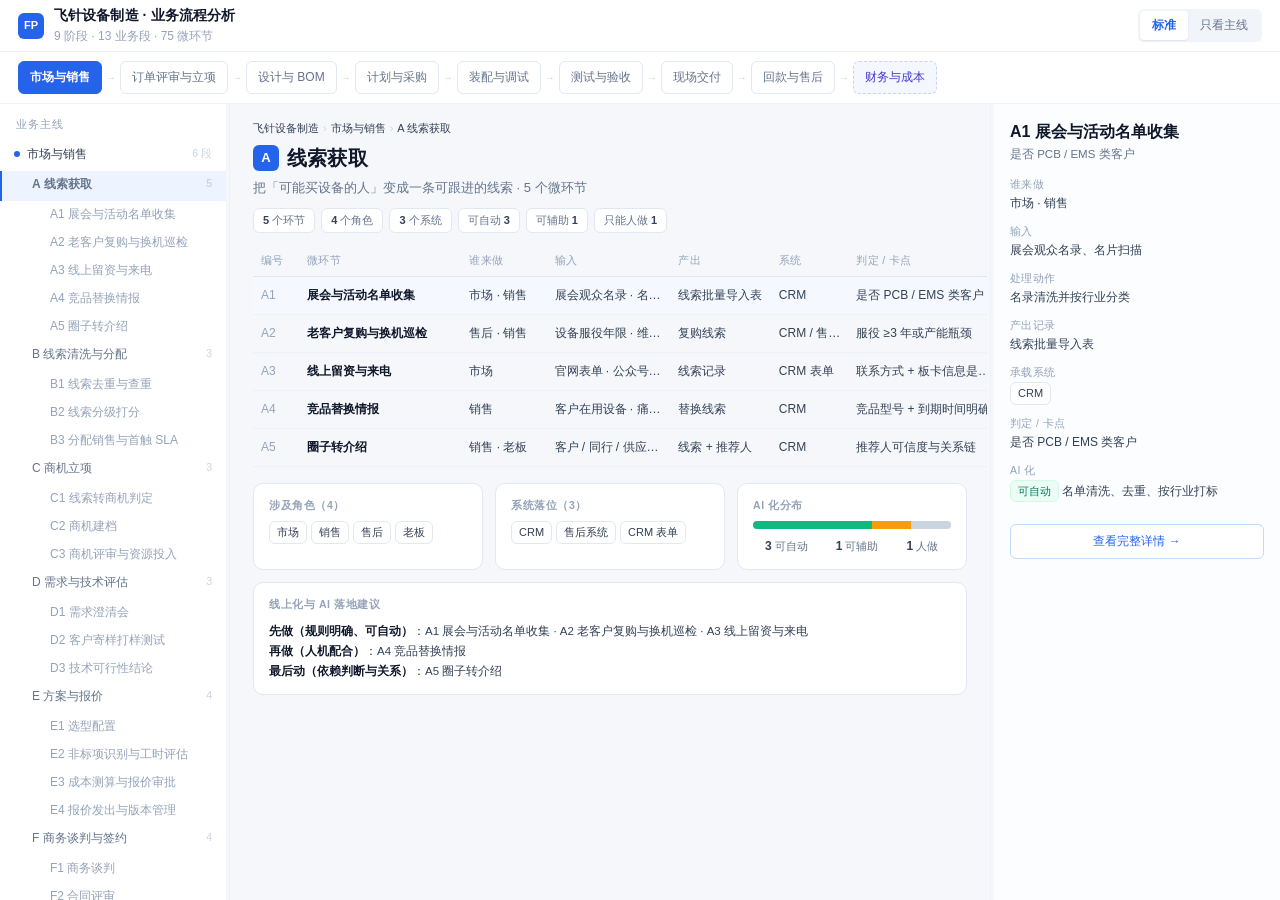
<file: index.html>
<!DOCTYPE html>
<html lang="zh-CN">
<head>
<meta charset="utf-8">
<meta name="viewport" content="width=device-width, initial-scale=1">
<title>飞针设备制造 · 业务流程分析</title>
<meta name="description" content="飞针设备制造的全线业务流程分析：9 个阶段、75 个微环节，逐环节拆解角色、单据、系统、判定标准与 AI 可替代性，附金蝶云星空模块矩阵。">
<meta name="author" content="deruienjie">
<meta property="og:type" content="website">
<meta property="og:site_name" content="飞针设备制造 · 业务流程分析">
<meta property="og:title" content="飞针设备制造 · 业务流程分析">
<meta property="og:description" content="从销售接单到财务回款的全链路拆解：谁在做、吃什么单、落在哪个系统、哪里会断、能不能被 AI 替掉。">
<meta property="og:url" content="https://deruienjie.github.io/flying-probe-business-process/">
<meta property="og:image" content="https://deruienjie.github.io/flying-probe-business-process/og-cover.png">
<meta property="og:image:width" content="1200">
<meta property="og:image:height" content="630">
<meta name="twitter:card" content="summary_large_image">
<meta name="twitter:title" content="飞针设备制造 · 业务流程分析">
<meta name="twitter:description" content="9 阶段 / 75 微环节 / 金蝶模块映射，可交互的业务流程分析作品。">
<meta name="twitter:image" content="https://deruienjie.github.io/flying-probe-business-process/og-cover.png">
<!-- GA4：关闭自动 page_view，由单页路由手动记录浏览。 -->
<script async src="https://www.googletagmanager.com/gtag/js?id=G-6EPNXFCKF0"></script>
<script>
  window.dataLayer = window.dataLayer || [];
  function gtag(){dataLayer.push(arguments);}
  gtag('js', new Date());
  gtag('config', 'G-6EPNXFCKF0', { send_page_view: false, allow_google_signals: false });
</script>
<link rel="icon" href="data:image/svg+xml,%3Csvg xmlns='http://www.w3.org/2000/svg' viewBox='0 0 64 64'%3E%3Crect width='64' height='64' rx='14' fill='%232563eb'/%3E%3Ctext x='32' y='43' font-family='-apple-system,sans-serif' font-size='26' font-weight='700' fill='white' text-anchor='middle'%3EFP%3C/text%3E%3C/svg%3E">
<link rel="stylesheet" href="styles.css">
</head>
<body>

<div class="top">
  <button class="menu-btn" id="menuBtn" aria-label="打开目录">☰</button>
  <div class="logo">FP</div>
  <div>
    <h1>飞针设备制造 · 业务流程分析</h1>
    <div class="cnt" id="countLine"></div>
  </div>
  <div class="density" id="density">
    <button data-mode="std" class="on">标准</button>
    <button data-mode="main">只看主线</button>
  </div>
</div>

<div class="ribbon" id="ribbon"></div>

<div class="scrim" id="scrim"></div>

<div class="body">
  <aside class="side">
    <h2>业务主线</h2>
    <div id="tree"></div>
  </aside>
  <div class="splitter" data-split="side" title="拖动调整左栏宽度（双击复位）"></div>
  <main class="main" id="main"></main>
</div>

<script src="data.js"></script>
<script src="app.js"></script>
</body>
</html>
</file>
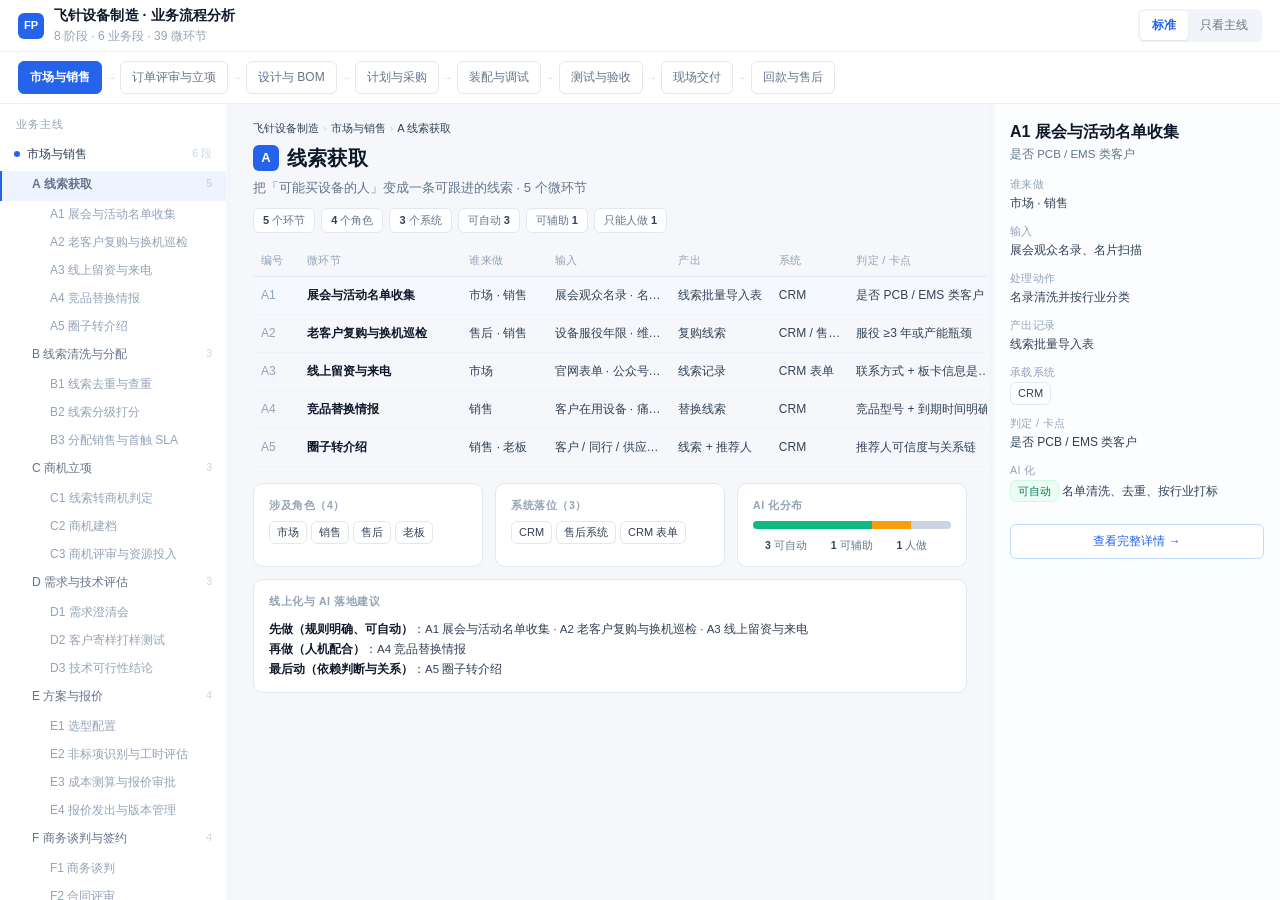
<file: site/index.html>
<!DOCTYPE html>
<html lang="zh-CN">
<head>
<meta charset="utf-8">
<meta name="viewport" content="width=device-width, initial-scale=1">
<title>飞针设备制造 · 业务流程分析</title>
<link rel="stylesheet" href="styles.css">
</head>
<body>

<div class="top">
  <div class="logo">FP</div>
  <div>
    <h1>飞针设备制造 · 业务流程分析</h1>
    <div class="cnt" id="countLine"></div>
  </div>
  <div class="density" id="density">
    <button data-mode="std" class="on">标准</button>
    <button data-mode="main">只看主线</button>
  </div>
</div>

<div class="ribbon" id="ribbon"></div>

<div class="body">
  <aside class="side">
    <h2>业务主线</h2>
    <div id="tree"></div>
  </aside>
  <div class="splitter" data-split="side" title="拖动调整左栏宽度（双击复位）"></div>
  <main class="main" id="main"></main>
</div>

<script src="data.js"></script>
<script src="app.js"></script>
</body>
</html>
</file>
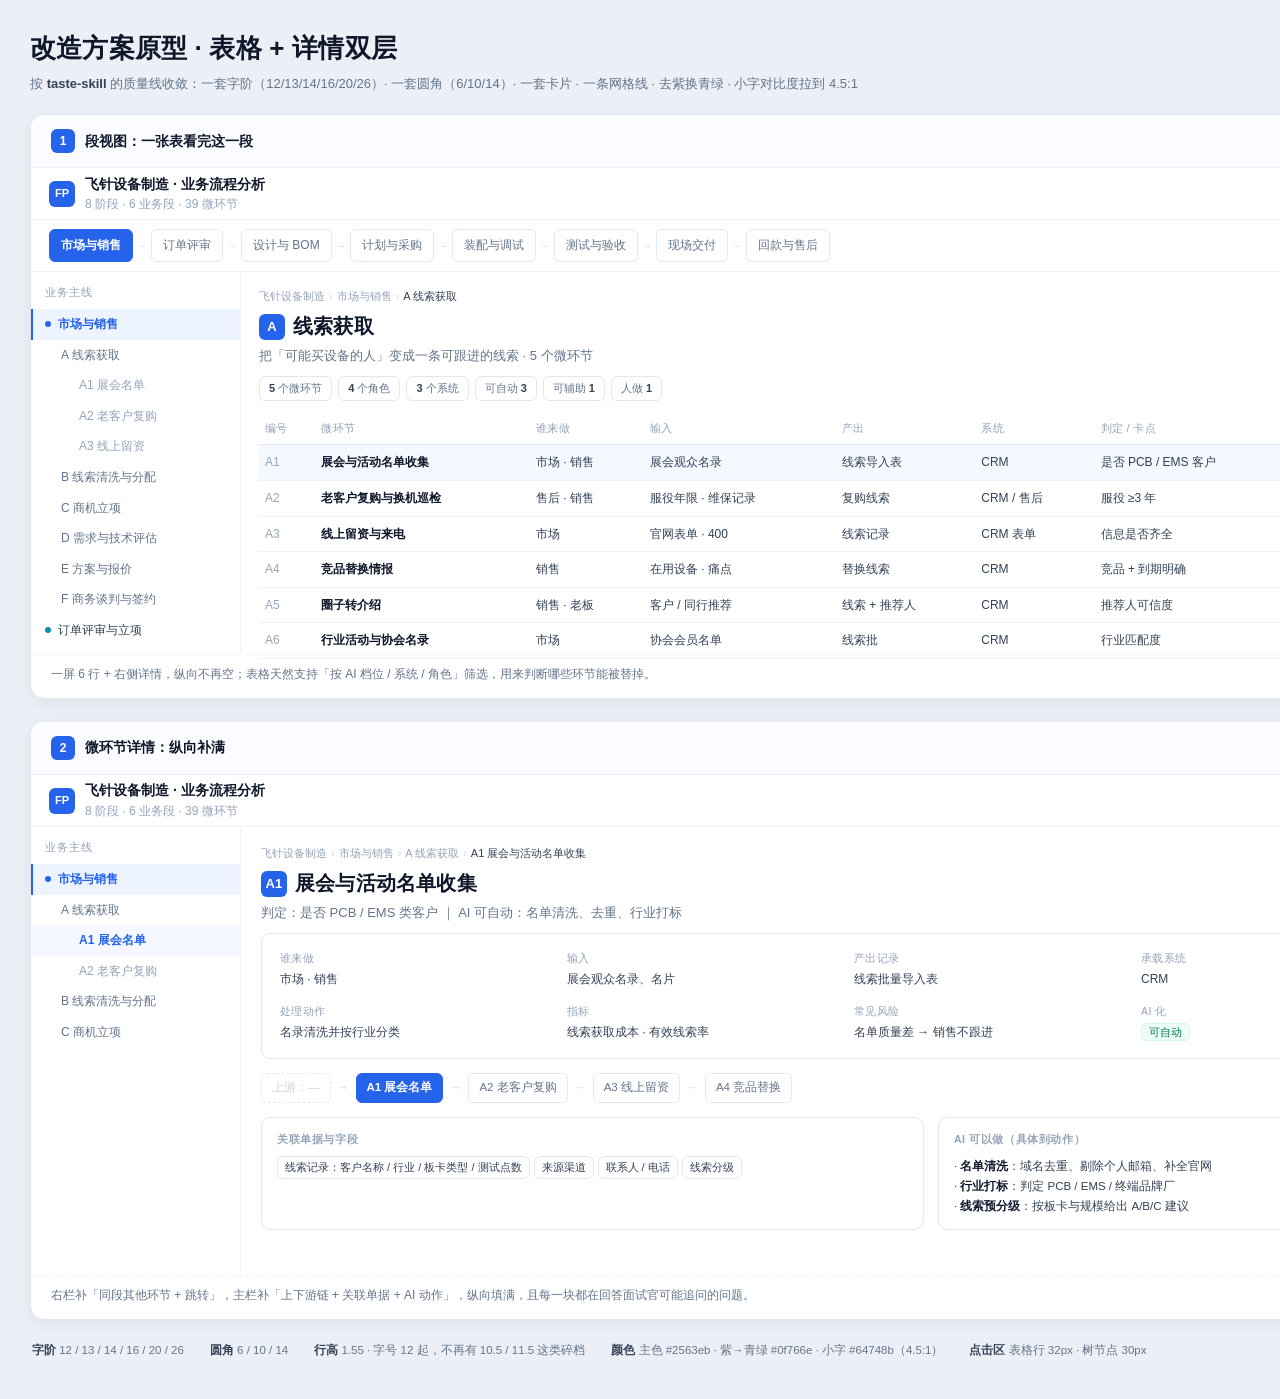
<file: design/design-mock.html>
<!DOCTYPE html>
<html lang="zh-CN">
<head>
<meta charset="utf-8">
<title>设计改造原型</title>
<style>
  /* ===== 设计令牌（按 taste-skill 的质量线收敛）===== */
  :root{
    /* 字阶：12 / 13 / 14 / 16 / 20 / 26 */
    --t-xs:12px; --t-sm:13px; --t-md:14px; --t-lg:16px; --t-xl:20px; --t-2xl:26px;
    /* 色：一个主色 + 三档文字色 */
    --ink:#0f172a; --ink2:#334155; --muted:#64748b; --faint:#94a3b8;
    --line:#e2e8f0; --line2:#eef2f8; --bg:#f5f7fb; --accent:#2563eb;
    /* 圆角：只三档 */
    --r-sm:6px; --r-md:10px; --r-lg:14px;
    /* 间距：4 的倍数 */
    --s1:4px; --s2:8px; --s3:12px; --s4:16px; --s5:24px; --s6:32px;
  }
  *{box-sizing:border-box;margin:0;padding:0}
  body{
    width:1760px;background:#eceff5;padding:28px 30px 34px;
    font-family:"PingFang SC","Hiragino Sans GB","Microsoft YaHei",-apple-system,sans-serif;
    color:var(--ink);line-height:1.55;-webkit-font-smoothing:antialiased;
  }
  .board-title{font-size:var(--t-2xl);font-weight:700;letter-spacing:.2px}
  .board-sub{font-size:var(--t-sm);color:var(--muted);margin:6px 0 20px}
  .board-sub b{color:var(--ink2);font-weight:600}

  .frame{background:#fff;border:1px solid var(--line);border-radius:var(--r-lg);overflow:hidden;margin-bottom:22px;box-shadow:0 4px 16px rgba(15,23,42,.06)}
  .fh{display:flex;align-items:center;gap:10px;padding:14px 20px;border-bottom:1px solid var(--line2);background:#fbfcff}
  .fh .no{width:24px;height:24px;border-radius:var(--r-sm);background:var(--accent);color:#fff;font-size:var(--t-xs);font-weight:700;display:grid;place-items:center}
  .fh b{font-size:var(--t-md)}
  .fh i{font-style:normal;font-size:var(--t-xs);color:var(--faint);margin-left:auto}
  .cap{font-size:var(--t-xs);color:var(--muted);padding:10px 20px 14px;border-top:1px dashed var(--line2)}

  /* 通用外壳：顶栏 */
  .app{display:flex;flex-direction:column;height:486px}
  .top{height:52px;display:flex;align-items:center;padding:0 18px;gap:10px;border-bottom:1px solid var(--line2);flex:none}
  .logo{width:26px;height:26px;border-radius:var(--r-sm);background:var(--accent);color:#fff;font-size:11px;font-weight:700;display:grid;place-items:center}
  .top .nm{font-size:var(--t-md);font-weight:600}
  .top .cnt{font-size:var(--t-xs);color:var(--faint)}
  .density{margin-left:auto;display:flex;background:#f1f5f9;border-radius:var(--r-sm);padding:2px}
  .density span{font-size:var(--t-xs);padding:5px 12px;border-radius:4px;color:var(--muted)}
  .density span.on{background:#fff;color:var(--accent);font-weight:600;box-shadow:0 1px 2px rgba(15,23,42,.08)}
  .ribbon{display:flex;align-items:center;gap:4px;padding:9px 18px;border-bottom:1px solid var(--line2);flex:none;overflow:hidden}
  .rp{font-size:var(--t-xs);padding:6px 11px;border-radius:var(--r-sm);border:1px solid var(--line);background:#fff;color:var(--muted);white-space:nowrap}
  .rp.on{background:var(--accent);border-color:var(--accent);color:#fff;font-weight:600}
  .ra{color:#cbd5e1;font-size:10px}

  .body{display:flex;flex:1;min-height:0}
  .tree{width:210px;flex:none;border-right:1px solid var(--line2);padding:10px 0;overflow:hidden}
  .tree .h{font-size:11px;color:var(--faint);letter-spacing:1px;padding:2px 14px 8px}
  .tn{display:flex;align-items:center;gap:7px;padding:6px 14px;font-size:var(--t-xs);color:var(--ink2)}
  .tn.on{background:#eef4ff;color:var(--accent);font-weight:600;box-shadow:inset 2px 0 0 var(--accent)}
  .tn.l2{padding-left:30px;color:var(--muted)}
  .tn.l3{padding-left:48px;color:var(--faint)}
  .tn .d{width:6px;height:6px;border-radius:50%;flex:none}

  .work{flex:1;min-width:0;display:flex}
  .content{flex:1;padding:16px 18px;min-width:0}
  .crumb{font-size:11px;color:var(--faint);margin-bottom:6px}
  .crumb b{color:var(--ink2);font-weight:500}
  .crumb i{font-style:normal;color:#cbd5e1;margin:0 4px}
  h1{font-size:var(--t-xl);font-weight:700;letter-spacing:.2px}
  h1 .ab{display:inline-grid;place-items:center;width:26px;height:26px;border-radius:var(--r-sm);background:var(--accent);color:#fff;font-size:var(--t-sm);margin-right:8px;vertical-align:2px}
  .goal{font-size:var(--t-sm);color:var(--muted);margin:4px 0 10px}

  .strip{display:flex;gap:6px;flex-wrap:wrap;margin-bottom:12px}
  .strip span{font-size:11px;border:1px solid var(--line);border-radius:var(--r-sm);padding:3px 9px;color:var(--muted);background:#fff}
  .strip b{color:var(--ink2);font-weight:600}

  /* 表格 */
  table{width:100%;border-collapse:collapse;font-size:var(--t-xs)}
  th{text-align:left;font-weight:500;color:var(--faint);font-size:11px;padding:7px 6px;border-bottom:1px solid var(--line);letter-spacing:.3px}
  td{padding:8px 6px;border-bottom:1px solid var(--line2);color:var(--ink2);vertical-align:middle}
  tr.on td{background:#f5f9ff}
  td.id{color:var(--faint);font-variant-numeric:tabular-nums}
  td.nm{font-weight:600;color:var(--ink)}
  .tag{font-size:10.5px;padding:2px 7px;border-radius:var(--r-sm);white-space:nowrap;border:1px solid}
  .auto{color:#047857;background:#ecfdf5;border-color:#d1fae5}
  .help{color:#b45309;background:#fffbeb;border-color:#fef3c7}
  .human{color:var(--muted);background:#f1f5f9;border-color:var(--line)}

  /* 抽屉 */
  .drawer{width:310px;flex:none;border-left:1px solid var(--line2);background:#fbfdff;padding:16px}
  .drawer h3{font-size:var(--t-lg);font-weight:700;margin-bottom:2px}
  .drawer .dg{font-size:11.5px;color:var(--muted);margin-bottom:12px}
  .dr{margin-bottom:10px}
  .dr .k{font-size:10.5px;color:var(--faint);letter-spacing:.4px}
  .dr .v{font-size:var(--t-xs);color:var(--ink2)}
  .chips{display:flex;gap:4px;flex-wrap:wrap}
  .chip{font-size:11px;background:#fff;border:1px solid var(--line);border-radius:var(--r-sm);padding:2px 7px;color:var(--ink2)}

  /* 详情页 */
  .app2{height:500px}
  .detail{flex:1;padding:18px 20px;overflow:hidden}
  .attr{display:grid;grid-template-columns:repeat(4,1fr);gap:14px 18px;border:1px solid var(--line);border-radius:var(--r-md);padding:16px 18px}
  .attr .k{font-size:10.5px;color:var(--faint);letter-spacing:.4px;margin-bottom:4px}
  .attr .v{font-size:var(--t-xs);color:var(--ink2)}
  .chain{display:flex;align-items:center;gap:7px;margin-top:14px;flex-wrap:wrap}
  .cn{font-size:11.5px;padding:5px 10px;border-radius:var(--r-sm);border:1px solid var(--line);background:#fff;color:var(--muted)}
  .cn.cur{background:var(--accent);border-color:var(--accent);color:#fff;font-weight:600}
  .cn.dim{color:#cbd5e1;border-style:dashed}
  .cs{color:#cbd5e1;font-size:11px}
  .row2{display:grid;grid-template-columns:1.35fr 1fr;gap:14px;margin-top:14px}
  .box{border:1px solid var(--line);border-radius:var(--r-md);padding:13px 15px}
  .box h4{font-size:10.5px;color:var(--faint);letter-spacing:.6px;margin-bottom:9px;font-weight:600}
  .kv{font-size:11.5px;color:var(--ink2);line-height:1.75}
  .kv em{font-style:normal;color:var(--ink);font-weight:600}
  .aside{width:280px;flex:none;border-left:1px solid var(--line2);padding:16px;background:#fbfdff;display:flex;flex-direction:column;gap:10px}
  .aside .box{background:#fff}

  /* 说明块 */
  .specs{display:flex;gap:26px;flex-wrap:wrap;font-size:11.5px;color:var(--muted);padding:0 2px 6px}
  .specs b{color:var(--ink2)}
</style>
</head>
<body>

<div class="board-title">改造方案原型 · 表格 + 详情双层</div>
<div class="board-sub">按 <b>taste-skill</b> 的质量线收敛：一套字阶（12/13/14/16/20/26）· 一套圆角（6/10/14）· 一套卡片 · 一条网格线 · 去紫换青绿 · 小字对比度拉到 4.5:1</div>

<!-- ============ 1. 段视图 ============ -->
<div class="frame">
  <div class="fh"><div class="no">1</div><b>段视图：一张表看完这一段</b>
    <i>横向对比 · 一屏 6 行 · 点行右侧出详情</i></div>
  <div class="app">
    <div class="top">
      <div class="logo">FP</div>
      <div>
        <div class="nm">飞针设备制造 · 业务流程分析</div>
        <div class="cnt">8 阶段 · 6 业务段 · 39 微环节</div>
      </div>
      <div class="density"><span>标准</span><span class="on">只看主线</span></div>
    </div>
    <div class="ribbon">
      <span class="rp on">市场与销售</span><span class="ra">→</span>
      <span class="rp">订单评审</span><span class="ra">→</span>
      <span class="rp">设计与 BOM</span><span class="ra">→</span>
      <span class="rp">计划与采购</span><span class="ra">→</span>
      <span class="rp">装配与调试</span><span class="ra">→</span>
      <span class="rp">测试与验收</span><span class="ra">→</span>
      <span class="rp">现场交付</span><span class="ra">→</span>
      <span class="rp">回款与售后</span>
    </div>
    <div class="body">
      <div class="tree">
        <div class="h">业务主线</div>
        <div class="tn on"><span class="d" style="background:#2563eb"></span>市场与销售</div>
        <div class="tn l2">A 线索获取</div>
        <div class="tn l3">A1 展会名单</div>
        <div class="tn l3">A2 老客户复购</div>
        <div class="tn l3">A3 线上留资</div>
        <div class="tn l2">B 线索清洗与分配</div>
        <div class="tn l2">C 商机立项</div>
        <div class="tn l2">D 需求与技术评估</div>
        <div class="tn l2">E 方案与报价</div>
        <div class="tn l2">F 商务谈判与签约</div>
        <div class="tn"><span class="d" style="background:#0891b2"></span>订单评审与立项</div>
        <div class="tn"><span class="d" style="background:#0f766e"></span>设计与 BOM</div>
      </div>
      <div class="work">
        <div class="content">
          <div class="crumb">飞针设备制造<i>›</i>市场与销售<i>›</i><b>A 线索获取</b></div>
          <h1><span class="ab">A</span>线索获取</h1>
          <div class="goal">把「可能买设备的人」变成一条可跟进的线索 · 5 个微环节</div>
          <div class="strip"><span><b>5</b> 个微环节</span><span><b>4</b> 个角色</span><span><b>3</b> 个系统</span><span>可自动 <b>3</b></span><span>可辅助 <b>1</b></span><span>人做 <b>1</b></span></div>
          <table>
            <tr><th>编号</th><th>微环节</th><th>谁来做</th><th>输入</th><th>产出</th><th>系统</th><th>判定 / 卡点</th><th>AI</th></tr>
            <tr class="on"><td class="id">A1</td><td class="nm">展会与活动名单收集</td><td>市场 · 销售</td><td>展会观众名录</td><td>线索导入表</td><td>CRM</td><td>是否 PCB / EMS 客户</td><td><span class="tag auto">可自动</span></td></tr>
            <tr><td class="id">A2</td><td class="nm">老客户复购与换机巡检</td><td>售后 · 销售</td><td>服役年限 · 维保记录</td><td>复购线索</td><td>CRM / 售后</td><td>服役 ≥3 年</td><td><span class="tag auto">可自动</span></td></tr>
            <tr><td class="id">A3</td><td class="nm">线上留资与来电</td><td>市场</td><td>官网表单 · 400</td><td>线索记录</td><td>CRM 表单</td><td>信息是否齐全</td><td><span class="tag auto">可自动</span></td></tr>
            <tr><td class="id">A4</td><td class="nm">竞品替换情报</td><td>销售</td><td>在用设备 · 痛点</td><td>替换线索</td><td>CRM</td><td>竞品 + 到期明确</td><td><span class="tag help">可辅助</span></td></tr>
            <tr><td class="id">A5</td><td class="nm">圈子转介绍</td><td>销售 · 老板</td><td>客户 / 同行推荐</td><td>线索 + 推荐人</td><td>CRM</td><td>推荐人可信度</td><td><span class="tag human">人做</span></td></tr>
            <tr><td class="id">A6</td><td class="nm">行业活动与协会名录</td><td>市场</td><td>协会会员名单</td><td>线索批</td><td>CRM</td><td>行业匹配度</td><td><span class="tag auto">可自动</span></td></tr>
          </table>
        </div>
        <div class="drawer">
          <h3>A1 展会与活动名单收集</h3>
          <div class="dg">把名录清洗成可跟进的线索记录</div>
          <div class="dr"><div class="k">谁来做</div><div class="v">市场 · 销售</div></div>
          <div class="dr"><div class="k">输入</div><div class="v">展会观众名录、名片扫描</div></div>
          <div class="dr"><div class="k">处理动作</div><div class="v">名录清洗并按行业分类</div></div>
          <div class="dr"><div class="k">产出记录</div><div class="v">线索批量导入表</div></div>
          <div class="dr"><div class="k">承载系统</div><div class="v"><div class="chips"><span class="chip">CRM</span></div></div></div>
          <div class="dr"><div class="k">判定 / 卡点</div><div class="v">是否 PCB / EMS 类客户</div></div>
          <div class="dr"><div class="k">AI 化</div><div class="v"><span class="tag auto">可自动</span> 名单清洗 · 去重 · 行业打标</div></div>
        </div>
      </div>
    </div>
  </div>
  <div class="cap">一屏 6 行 + 右侧详情，纵向不再空；表格天然支持「按 AI 档位 / 系统 / 角色」筛选，用来判断哪些环节能被替掉。</div>
</div>

<!-- ============ 2. 详情视图 ============ -->
<div class="frame">
  <div class="fh"><div class="no">2</div><b>微环节详情：纵向补满</b>
    <i>点表格任一行进入 · 属性 + 上下游 + 关联单据 + AI 动作</i></div>
  <div class="app2" style="display:flex;flex-direction:column">
    <div class="top">
      <div class="logo">FP</div>
      <div>
        <div class="nm">飞针设备制造 · 业务流程分析</div>
        <div class="cnt">8 阶段 · 6 业务段 · 39 微环节</div>
      </div>
      <div class="density"><span class="on">标准</span><span>只看主线</span></div>
    </div>
    <div class="body">
      <div class="tree">
        <div class="h">业务主线</div>
        <div class="tn on"><span class="d" style="background:#2563eb"></span>市场与销售</div>
        <div class="tn l2">A 线索获取</div>
        <div class="tn l3" style="background:#f5f9ff;color:#2563eb;font-weight:600">A1 展会名单</div>
        <div class="tn l3">A2 老客户复购</div>
        <div class="tn l2">B 线索清洗与分配</div>
        <div class="tn l2">C 商机立项</div>
      </div>
      <div class="detail">
        <div class="crumb">飞针设备制造<i>›</i>市场与销售<i>›</i>A 线索获取<i>›</i><b>A1 展会与活动名单收集</b></div>
        <h1><span class="ab">A1</span>展会与活动名单收集</h1>
        <div class="goal">判定：是否 PCB / EMS 类客户 ｜ AI 可自动：名单清洗、去重、行业打标</div>

        <div class="attr">
          <div><div class="k">谁来做</div><div class="v">市场 · 销售</div></div>
          <div><div class="k">输入</div><div class="v">展会观众名录、名片</div></div>
          <div><div class="k">产出记录</div><div class="v">线索批量导入表</div></div>
          <div><div class="k">承载系统</div><div class="v">CRM</div></div>
          <div><div class="k">处理动作</div><div class="v">名录清洗并按行业分类</div></div>
          <div><div class="k">指标</div><div class="v">线索获取成本 · 有效线索率</div></div>
          <div><div class="k">常见风险</div><div class="v">名单质量差 → 销售不跟进</div></div>
          <div><div class="k">AI 化</div><div class="v"><span class="tag auto">可自动</span></div></div>
        </div>

        <div class="chain">
          <span class="cn dim">上游：—</span><span class="cs">→</span>
          <span class="cn cur">A1 展会名单</span><span class="cs">→</span>
          <span class="cn">A2 老客户复购</span><span class="cs">→</span>
          <span class="cn">A3 线上留资</span><span class="cs">→</span>
          <span class="cn">A4 竞品替换</span>
        </div>

        <div class="row2">
          <div class="box">
            <h4>关联单据与字段</h4>
            <div class="chips">
              <span class="chip">线索记录：客户名称 / 行业 / 板卡类型 / 测试点数</span>
              <span class="chip">来源渠道</span><span class="chip">联系人 / 电话</span><span class="chip">线索分级</span>
            </div>
          </div>
          <div class="box">
            <h4>AI 可以做（具体到动作）</h4>
            <div class="kv">
              · <em>名单清洗</em>：域名去重、剔除个人邮箱、补全官网<br>
              · <em>行业打标</em>：判定 PCB / EMS / 终端品牌厂<br>
              · <em>线索预分级</em>：按板卡与规模给出 A/B/C 建议
            </div>
          </div>
        </div>
      </div>
      <div class="aside">
        <div class="box">
          <h4>同段其他环节</h4>
          <div class="kv">A2 老客户复购与换机巡检<br>A3 线上留资与来电<br>A4 竞品替换情报<br>A5 圈子转介绍</div>
        </div>
        <div class="box">
          <h4>跳转</h4>
          <div class="kv">← 上一环节　　下一环节 →<br>回到「A 线索获取」</div>
        </div>
      </div>
    </div>
  </div>
  <div class="cap">右栏补「同段其他环节 + 跳转」，主栏补「上下游链 + 关联单据 + AI 动作」，纵向填满，且每一块都在回答面试官可能追问的问题。</div>
</div>

<div class="specs">
  <div><b>字阶</b> 12 / 13 / 14 / 16 / 20 / 26</div>
  <div><b>圆角</b> 6 / 10 / 14</div>
  <div><b>行高</b> 1.55 · 字号 12 起，不再有 10.5 / 11.5 这类碎档</div>
  <div><b>颜色</b> 主色 #2563eb · 紫→青绿 #0f766e · 小字 #64748b（4.5:1）</div>
  <div><b>点击区</b> 表格行 32px · 树节点 30px</div>
</div>

</body>
</html>
</file>
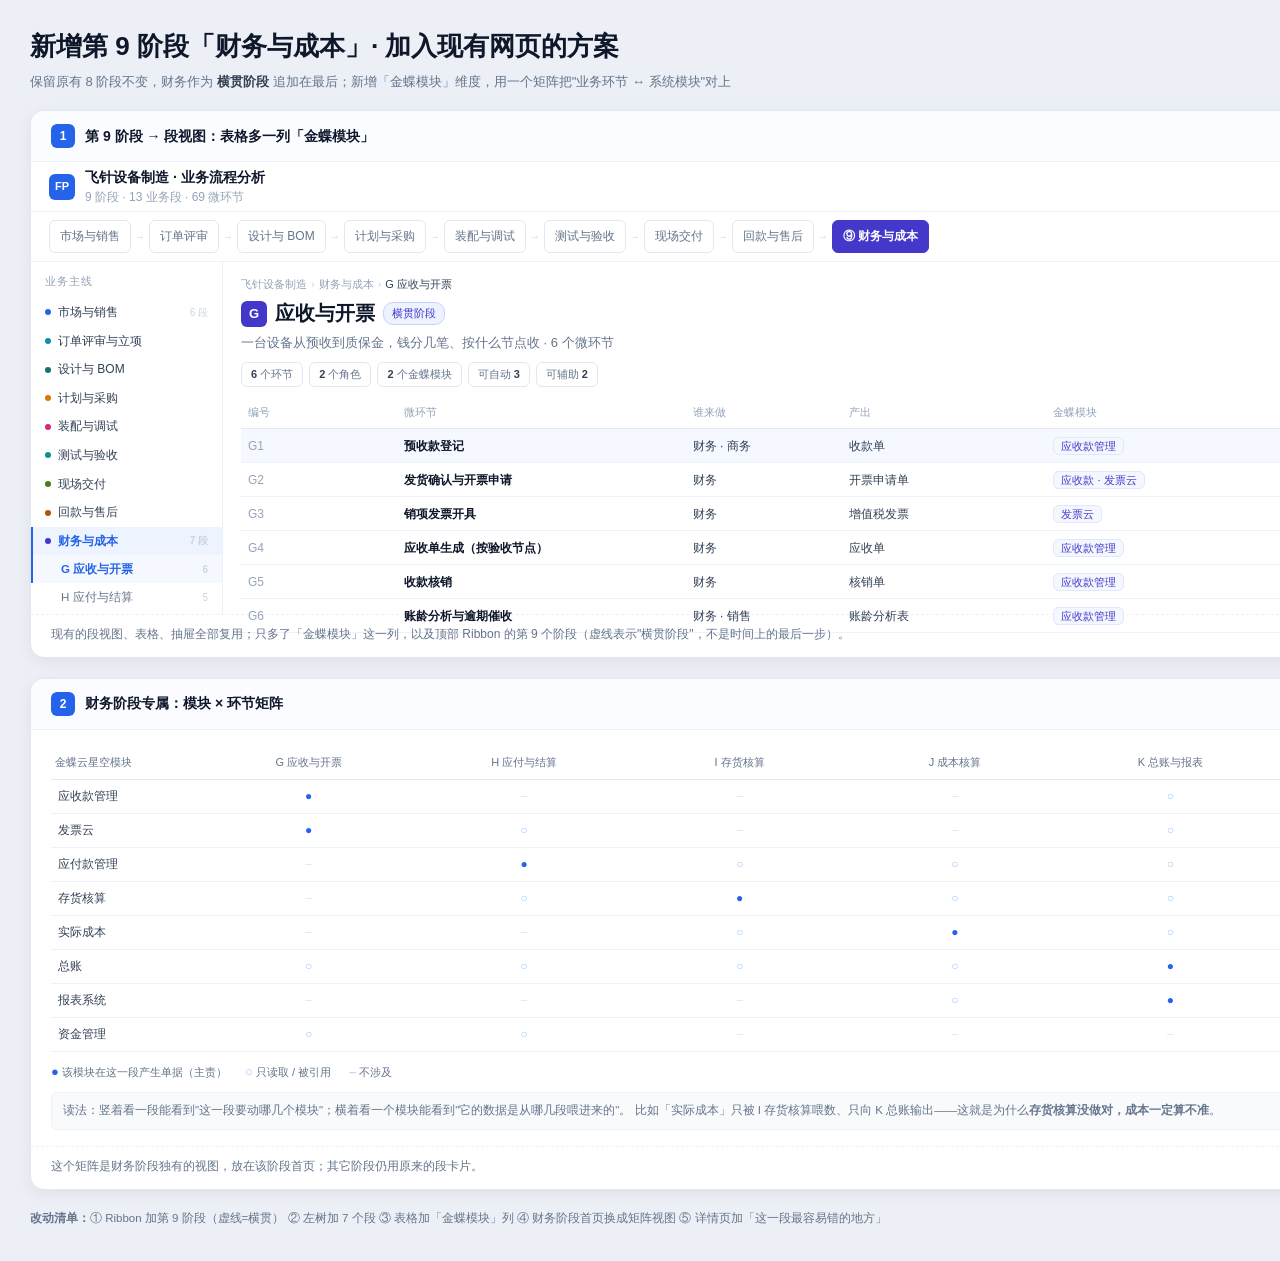
<file: design/finance-mock.html>
<!DOCTYPE html>
<html lang="zh-CN">
<head>
<meta charset="utf-8">
<title>新增第 9 阶段「财务与成本」原型</title>
<style>
  :root{
    --t-xs:12px; --t-sm:13px; --t-md:14px; --t-lg:16px; --t-xl:20px; --t-2xl:26px;
    --ink:#0f172a; --ink2:#334155; --muted:#64748b; --faint:#94a3b8;
    --line:#e2e8f0; --line2:#eef2f8; --bg:#f5f7fb; --accent:#2563eb;
    --r-sm:6px; --r-md:10px; --r-lg:14px;
  }
  *{box-sizing:border-box;margin:0;padding:0}
  body{width:1760px;background:#eceff5;padding:26px 30px 34px;
    font-family:"PingFang SC","Hiragino Sans GB","Microsoft YaHei",sans-serif;color:var(--ink);line-height:1.55;-webkit-font-smoothing:antialiased}
  .bt{font-size:var(--t-2xl);font-weight:700}
  .bs{font-size:var(--t-sm);color:var(--muted);margin:6px 0 18px}
  .bs b{color:var(--ink2)}

  .frame{background:#fff;border:1px solid var(--line);border-radius:var(--r-lg);overflow:hidden;margin-bottom:20px;box-shadow:0 4px 16px rgba(15,23,42,.06)}
  .fh{display:flex;align-items:center;gap:10px;padding:13px 20px;border-bottom:1px solid var(--line2);background:#fbfcff}
  .fh .no{width:24px;height:24px;border-radius:var(--r-sm);background:var(--accent);color:#fff;font-size:var(--t-xs);font-weight:700;display:grid;place-items:center}
  .fh b{font-size:var(--t-md)}
  .fh i{font-style:normal;font-size:var(--t-xs);color:var(--faint);margin-left:auto}
  .cap{font-size:var(--t-xs);color:var(--muted);padding:10px 20px 13px;border-top:1px dashed var(--line2)}

  /* 应用外壳 */
  .app{display:flex;flex-direction:column;height:452px}
  .top{height:50px;display:flex;align-items:center;gap:10px;padding:0 18px;border-bottom:1px solid var(--line2);flex:none}
  .logo{width:26px;height:26px;border-radius:var(--r-sm);background:var(--accent);color:#fff;font-size:11px;font-weight:700;display:grid;place-items:center}
  .top .nm{font-size:var(--t-md);font-weight:600}
  .top .cnt{font-size:var(--t-xs);color:var(--faint)}
  .density{margin-left:auto;display:flex;background:#f1f5f9;border-radius:var(--r-sm);padding:2px}
  .density span{font-size:var(--t-xs);padding:5px 12px;border-radius:4px;color:var(--muted)}
  .density span.on{background:#fff;color:var(--accent);font-weight:600;box-shadow:0 1px 2px rgba(15,23,42,.08)}

  .ribbon{display:flex;align-items:center;gap:4px;padding:8px 18px;border-bottom:1px solid var(--line2);flex:none;overflow:hidden}
  .rp{font-size:var(--t-xs);padding:6px 10px;border-radius:var(--r-sm);border:1px solid var(--line);background:#fff;color:var(--muted);white-space:nowrap}
  .rp.on{background:var(--accent);border-color:var(--accent);color:#fff;font-weight:600}
  .rp.new{border-style:dashed;border-color:#c7d2fe;color:#4338ca;background:#f5f7ff;font-weight:600}
  .rp.new.on{background:#4338ca;border-color:#4338ca;color:#fff;border-style:solid}
  .ra{color:#cbd5e1;font-size:10px}

  .body{display:flex;flex:1;min-height:0}
  .tree{width:192px;flex:none;border-right:1px solid var(--line2);padding:9px 0;overflow:hidden}
  .tree .h{font-size:11px;color:var(--faint);letter-spacing:1px;padding:2px 14px 8px}
  .tn{display:flex;align-items:center;gap:7px;min-height:28px;padding:5px 14px;font-size:var(--t-xs);color:var(--ink2)}
  .tn.on{background:#eef4ff;color:var(--accent);font-weight:600;box-shadow:inset 2px 0 0 var(--accent)}
  .tn.l2{padding-left:30px;color:var(--muted);font-size:11.5px}
  .tn.l2.on{color:var(--accent);background:#f5f9ff}
  .tn .d{width:6px;height:6px;border-radius:50%;flex:none}
  .tn .n{margin-left:auto;font-size:10px;color:#cbd5e1}

  .work{flex:1;min-width:0;display:flex}
  .content{flex:1;padding:14px 18px;min-width:0}
  .crumb{font-size:11px;color:var(--faint);margin-bottom:5px}
  .crumb b{color:var(--ink2);font-weight:500}
  .crumb i{font-style:normal;color:#cbd5e1;margin:0 4px}
  h2{font-size:var(--t-xl);font-weight:700;display:flex;align-items:center;gap:8px}
  h2 .ab{width:26px;height:26px;border-radius:var(--r-sm);background:#4338ca;color:#fff;font-size:var(--t-sm);display:grid;place-items:center}
  .badge{font-size:10.5px;padding:2px 8px;border-radius:10px;background:#eef2ff;color:#4338ca;border:1px solid #c7d2fe;font-weight:500}
  .goal{font-size:var(--t-sm);color:var(--muted);margin:4px 0 9px}
  .strip{display:flex;gap:6px;flex-wrap:wrap;margin-bottom:10px}
  .strip span{font-size:11px;border:1px solid var(--line);border-radius:var(--r-sm);padding:3px 9px;color:var(--muted);background:#fff}
  .strip b{color:var(--ink2)}

  table{width:100%;border-collapse:collapse;font-size:var(--t-xs);table-layout:fixed}
  th{text-align:left;font-weight:500;color:var(--faint);font-size:11px;padding:7px 7px;border-bottom:1px solid var(--line);white-space:nowrap}
  td{padding:0 7px;border-bottom:1px solid var(--line2);color:var(--ink2);height:34px;white-space:nowrap;overflow:hidden;text-overflow:ellipsis}
  tr.on td{background:#f5f9ff}
  td.id{color:var(--faint)}
  td.nm{font-weight:600;color:var(--ink)}
  .tag{font-size:10.5px;padding:2px 7px;border-radius:var(--r-sm);border:1px solid;white-space:nowrap}
  .auto{color:#047857;background:#ecfdf5;border-color:#d1fae5}
  .help{color:#b45309;background:#fffbeb;border-color:#fef3c7}
  .sys{font-size:11px;color:#4338ca;background:#f5f7ff;border:1px solid #e0e7ff;border-radius:var(--r-sm);padding:2px 7px;white-space:nowrap}

  .drawer{width:268px;flex:none;border-left:1px solid var(--line2);background:#fbfdff;padding:14px}
  .drawer h3{font-size:var(--t-lg);font-weight:700}
  .drawer .dg{font-size:11px;color:var(--muted);margin:2px 0 10px}
  .dr{margin-bottom:8px}
  .dr .k{font-size:10px;color:var(--faint);letter-spacing:.3px}
  .dr .v{font-size:11.5px;color:var(--ink2)}

  /* 矩阵 */
  .matrix{width:100%;border-collapse:collapse;font-size:11.5px;table-layout:fixed}
  .matrix th{font-size:11px;color:var(--muted);text-align:center;padding:8px 4px;border-bottom:1px solid var(--line);font-weight:500}
  .matrix th:first-child{text-align:left;width:150px}
  .matrix td{text-align:center;height:34px;border-bottom:1px solid var(--line2);font-size:12px}
  .matrix td:first-child{text-align:left;color:var(--ink2);font-weight:500}
  .full{color:#2563eb;font-weight:700}
  .part{color:#93c5fd}
  .none{color:#e2e8f0}
  .legend{display:flex;gap:18px;font-size:11px;color:var(--muted);margin-top:10px}
  .legend b{font-size:13px}
  .note{font-size:11.5px;color:var(--muted);margin-top:10px;background:#f8fafc;border:1px solid var(--line2);border-radius:var(--r-sm);padding:9px 11px}
</style>
</head>
<body>

<div class="bt">新增第 9 阶段「财务与成本」· 加入现有网页的方案</div>
<div class="bs">保留原有 8 阶段不变，财务作为 <b>横贯阶段</b> 追加在最后；新增「金蝶模块」维度，用一个矩阵把"业务环节 ↔ 系统模块"对上</div>

<!-- ① 段视图 -->
<div class="frame">
  <div class="fh"><div class="no">1</div><b>第 9 阶段 → 段视图：表格多一列「金蝶模块」</b>
    <i>和现有段视图完全同构，只是加了模块列</i></div>
  <div class="app">
    <div class="top">
      <div class="logo">FP</div>
      <div><div class="nm">飞针设备制造 · 业务流程分析</div><div class="cnt">9 阶段 · 13 业务段 · 69 微环节</div></div>
      <div class="density"><span class="on">标准</span><span>只看主线</span></div>
    </div>
    <div class="ribbon">
      <span class="rp">市场与销售</span><span class="ra">→</span>
      <span class="rp">订单评审</span><span class="ra">→</span>
      <span class="rp">设计与 BOM</span><span class="ra">→</span>
      <span class="rp">计划与采购</span><span class="ra">→</span>
      <span class="rp">装配与调试</span><span class="ra">→</span>
      <span class="rp">测试与验收</span><span class="ra">→</span>
      <span class="rp">现场交付</span><span class="ra">→</span>
      <span class="rp">回款与售后</span><span class="ra">→</span>
      <span class="rp new on">⑨ 财务与成本</span>
    </div>
    <div class="body">
      <div class="tree">
        <div class="h">业务主线</div>
        <div class="tn"><span class="d" style="background:#2563eb"></span>市场与销售<span class="n">6 段</span></div>
        <div class="tn"><span class="d" style="background:#0891b2"></span>订单评审与立项</div>
        <div class="tn"><span class="d" style="background:#0f766e"></span>设计与 BOM</div>
        <div class="tn"><span class="d" style="background:#d97706"></span>计划与采购</div>
        <div class="tn"><span class="d" style="background:#db2777"></span>装配与调试</div>
        <div class="tn"><span class="d" style="background:#0d9488"></span>测试与验收</div>
        <div class="tn"><span class="d" style="background:#4d7c0f"></span>现场交付</div>
        <div class="tn"><span class="d" style="background:#b45309"></span>回款与售后</div>
        <div class="tn on"><span class="d" style="background:#4338ca"></span>财务与成本<span class="n">7 段</span></div>
        <div class="tn l2 on">G 应收与开票<span class="n">6</span></div>
        <div class="tn l2">H 应付与结算<span class="n">5</span></div>
        <div class="tn l2">I 存货核算<span class="n">5</span></div>
        <div class="tn l2">J 成本核算<span class="n">7</span></div>
        <div class="tn l2">K 总账与报表<span class="n">5</span></div>
        <div class="tn l2">L 税务与发票<span class="n">4</span></div>
        <div class="tn l2">M 资金与预算<span class="n">4</span></div>
      </div>
      <div class="work">
        <div class="content">
          <div class="crumb">飞针设备制造<i>›</i>财务与成本<i>›</i><b>G 应收与开票</b></div>
          <h2><span class="ab">G</span>应收与开票 <span class="badge">横贯阶段</span></h2>
          <div class="goal">一台设备从预收到质保金，钱分几笔、按什么节点收 · 6 个微环节</div>
          <div class="strip"><span><b>6</b> 个环节</span><span><b>2</b> 个角色</span><span><b>2</b> 个金蝶模块</span><span>可自动 <b>3</b></span><span>可辅助 <b>2</b></span></div>
          <table>
            <colgroup><col style="width:46px"><col style="width:24%"><col style="width:13%"><col style="width:17%"><col style="width:21%"><col style="width:12%"></colgroup>
            <tr><th>编号</th><th>微环节</th><th>谁来做</th><th>产出</th><th>金蝶模块</th><th>AI</th></tr>
            <tr class="on"><td class="id">G1</td><td class="nm">预收款登记</td><td>财务 · 商务</td><td>收款单</td><td><span class="sys">应收款管理</span></td><td><span class="tag auto">可自动</span></td></tr>
            <tr><td class="id">G2</td><td class="nm">发货确认与开票申请</td><td>财务</td><td>开票申请单</td><td><span class="sys">应收款 · 发票云</span></td><td><span class="tag auto">可自动</span></td></tr>
            <tr><td class="id">G3</td><td class="nm">销项发票开具</td><td>财务</td><td>增值税发票</td><td><span class="sys">发票云</span></td><td><span class="tag help">可辅助</span></td></tr>
            <tr><td class="id">G4</td><td class="nm">应收单生成（按验收节点）</td><td>财务</td><td>应收单</td><td><span class="sys">应收款管理</span></td><td><span class="tag auto">可自动</span></td></tr>
            <tr><td class="id">G5</td><td class="nm">收款核销</td><td>财务</td><td>核销单</td><td><span class="sys">应收款管理</span></td><td><span class="tag help">可辅助</span></td></tr>
            <tr><td class="id">G6</td><td class="nm">账龄分析与逾期催收</td><td>财务 · 销售</td><td>账龄分析表</td><td><span class="sys">应收款管理</span></td><td><span class="tag auto">可自动</span></td></tr>
          </table>
        </div>
        <div class="drawer">
          <h3>G1 预收款登记</h3>
          <div class="dg">合同生效后第一笔钱，也是最容易漏的一笔</div>
          <div class="dr"><div class="k">谁来做</div><div class="v">财务 · 商务</div></div>
          <div class="dr"><div class="k">输入</div><div class="v">合同付款条款、银行回单</div></div>
          <div class="dr"><div class="k">产出</div><div class="v">收款单（预收）</div></div>
          <div class="dr"><div class="k">金蝶模块</div><div class="v">应收款管理 → 收款单</div></div>
          <div class="dr"><div class="k">判定 / 卡点</div><div class="v">预收比例 ≥ 30%，未到账不投产</div></div>
          <div class="dr"><div class="k">AI 化</div><div class="v"><span class="tag auto">可自动</span> 识别回单、自动匹配合同号</div></div>
        </div>
      </div>
    </div>
  </div>
  <div class="cap">现有的段视图、表格、抽屉全部复用；只多了「金蝶模块」这一列，以及顶部 Ribbon 的第 9 个阶段（虚线表示"横贯阶段"，不是时间上的最后一步）。</div>
</div>

<!-- ② 模块矩阵 -->
<div class="frame">
  <div class="fh"><div class="no">2</div><b>财务阶段专属：模块 × 环节矩阵</b>
    <i>一眼看出每个环节落在哪个模块、哪个模块被谁喂数据</i></div>
  <div style="padding:16px 20px">
    <table class="matrix">
      <tr>
        <th>金蝶云星空模块</th>
        <th>G 应收与开票</th><th>H 应付与结算</th><th>I 存货核算</th><th>J 成本核算</th>
        <th>K 总账与报表</th><th>L 税务与发票</th><th>M 资金与预算</th>
      </tr>
      <tr><td>应收款管理</td><td class="full">●</td><td class="none">–</td><td class="none">–</td><td class="none">–</td><td class="part">○</td><td class="none">–</td><td class="part">○</td></tr>
      <tr><td>发票云</td><td class="full">●</td><td class="part">○</td><td class="none">–</td><td class="none">–</td><td class="part">○</td><td class="full">●</td><td class="none">–</td></tr>
      <tr><td>应付款管理</td><td class="none">–</td><td class="full">●</td><td class="part">○</td><td class="part">○</td><td class="part">○</td><td class="part">○</td><td class="part">○</td></tr>
      <tr><td>存货核算</td><td class="none">–</td><td class="part">○</td><td class="full">●</td><td class="part">○</td><td class="part">○</td><td class="none">–</td><td class="none">–</td></tr>
      <tr><td>实际成本</td><td class="none">–</td><td class="none">–</td><td class="part">○</td><td class="full">●</td><td class="part">○</td><td class="none">–</td><td class="none">–</td></tr>
      <tr><td>总账</td><td class="part">○</td><td class="part">○</td><td class="part">○</td><td class="part">○</td><td class="full">●</td><td class="part">○</td><td class="part">○</td></tr>
      <tr><td>报表系统</td><td class="none">–</td><td class="none">–</td><td class="none">–</td><td class="part">○</td><td class="full">●</td><td class="none">–</td><td class="none">–</td></tr>
      <tr><td>资金管理</td><td class="part">○</td><td class="part">○</td><td class="none">–</td><td class="none">–</td><td class="none">–</td><td class="none">–</td><td class="full">●</td></tr>
    </table>
    <div class="legend">
      <span><b style="color:#2563eb">●</b> 该模块在这一段产生单据（主责）</span>
      <span><b style="color:#93c5fd">○</b> 只读取 / 被引用</span>
      <span><b style="color:#cbd5e1">–</b> 不涉及</span>
    </div>
    <div class="note">
      读法：竖着看一段能看到"这一段要动哪几个模块"；横着看一个模块能看到"它的数据是从哪几段喂进来的"。
      比如「实际成本」只被 I 存货核算喂数、只向 K 总账输出——这就是为什么<b>存货核算没做对，成本一定算不准</b>。
    </div>
  </div>
  <div class="cap">这个矩阵是财务阶段独有的视图，放在该阶段首页；其它阶段仍用原来的段卡片。</div>
</div>

<div style="font-size:11.5px;color:#64748b">
  <b>改动清单：</b>① Ribbon 加第 9 阶段（虚线=横贯） ② 左树加 7 个段 ③ 表格加「金蝶模块」列 ④ 财务阶段首页换成矩阵视图 ⑤ 详情页加「这一段最容易错的地方」
</div>

</body>
</html>
</file>
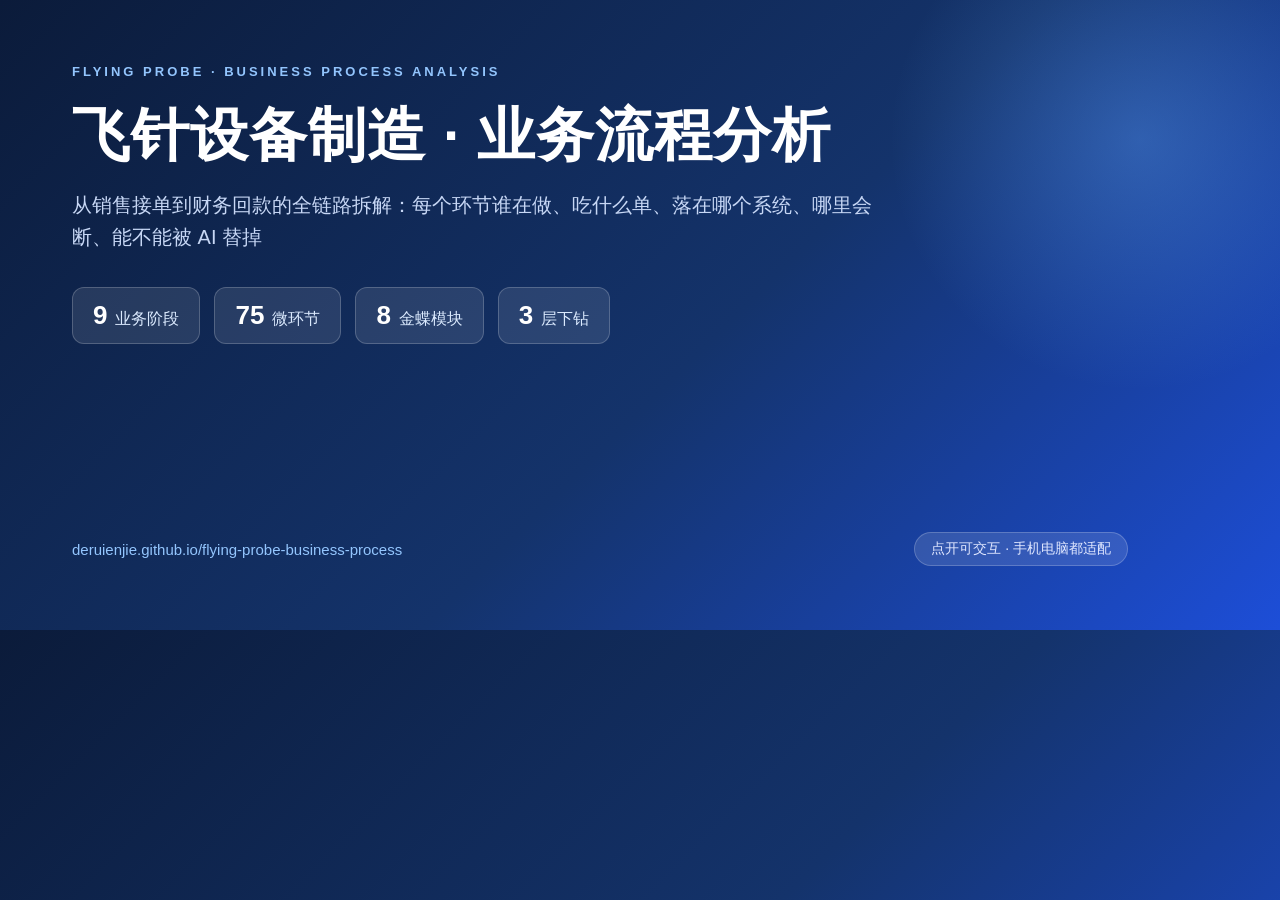
<file: design/og-cover.html>
<!DOCTYPE html>
<html lang="zh-CN">
<head>
<meta charset="utf-8">
<style>
  *{box-sizing:border-box;margin:0;padding:0}
  body{width:1200px;height:630px;overflow:hidden;
    font-family:"PingFang SC","Hiragino Sans GB","Microsoft YaHei",sans-serif;
    background:linear-gradient(135deg,#0b1b3a 0%,#14336b 55%,#1d4ed8 100%);color:#fff}
  .wrap{padding:64px 72px;height:100%;display:flex;flex-direction:column}
  .brand{font-size:13px;letter-spacing:3px;color:#93c5fd;font-weight:600}
  h1{font-size:58px;font-weight:700;margin:18px 0 14px;letter-spacing:1px}
  .sub{font-size:20px;color:#c7d7f5;line-height:1.6;max-width:820px}
  .stats{display:flex;gap:14px;margin-top:34px}
  .stat{background:rgba(255,255,255,.10);border:1px solid rgba(255,255,255,.2);
        border-radius:12px;padding:12px 20px;font-size:16px;color:#dbeafe}
  .stat b{font-size:26px;color:#fff;margin-right:8px}
  .foot{margin-top:auto;font-size:15px;color:#93c5fd;display:flex;justify-content:space-between;align-items:center}
  .chip{font-size:14px;background:rgba(255,255,255,.12);border:1px solid rgba(255,255,255,.2);
        border-radius:20px;padding:7px 16px;color:#e0e7ff}
  .glow{position:absolute;right:-120px;top:-120px;width:520px;height:520px;border-radius:50%;
        background:radial-gradient(circle,rgba(96,165,250,.35),rgba(96,165,250,0) 68%)}
</style>
</head>
<body>
  <div class="glow"></div>
  <div class="wrap">
    <div class="brand">FLYING PROBE · BUSINESS PROCESS ANALYSIS</div>
    <h1>飞针设备制造 · 业务流程分析</h1>
    <div class="sub">从销售接单到财务回款的全链路拆解：每个环节谁在做、吃什么单、落在哪个系统、哪里会断、能不能被 AI 替掉</div>
    <div class="stats">
      <div class="stat"><b>9</b>业务阶段</div>
      <div class="stat"><b>75</b>微环节</div>
      <div class="stat"><b>8</b>金蝶模块</div>
      <div class="stat"><b>3</b>层下钻</div>
    </div>
    <div class="foot">
      <span>deruienjie.github.io/flying-probe-business-process</span>
      <span class="chip">点开可交互 · 手机电脑都适配</span>
    </div>
  </div>
</body>
</html>
</file>
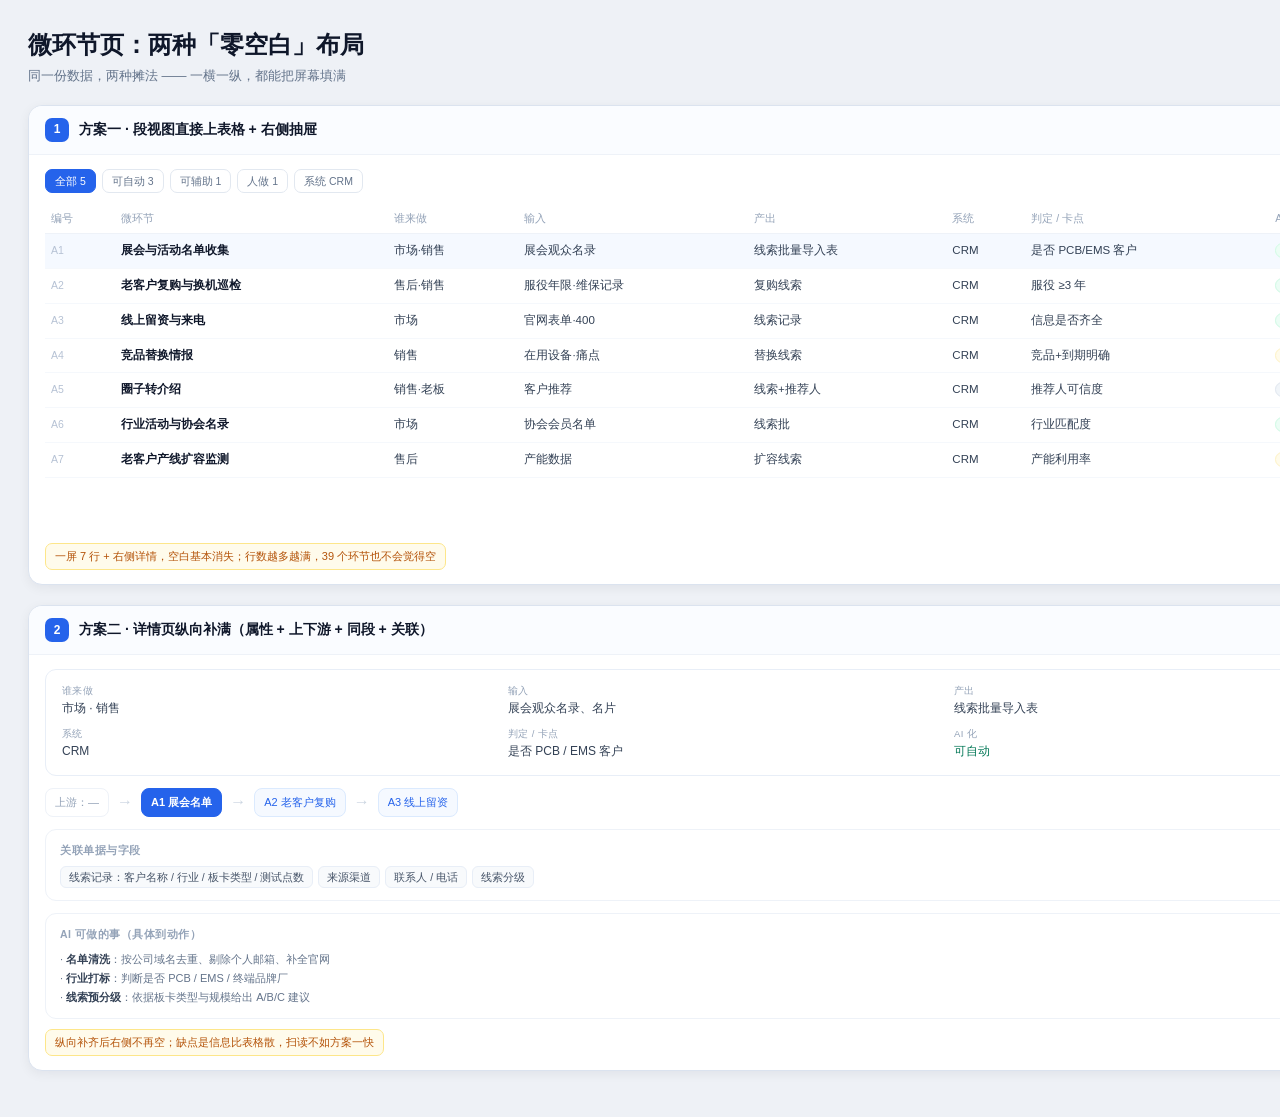
<file: design/options.html>
<!DOCTYPE html>
<html lang="zh-CN">
<head>
<meta charset="utf-8">
<style>
  *{box-sizing:border-box;margin:0;padding:0}
  body{width:1760px;background:#eef1f6;padding:26px 28px;font-family:"PingFang SC","Hiragino Sans GB","Microsoft YaHei",sans-serif;color:#0f172a;line-height:1.55}
  .ttl{font-size:24px;font-weight:700;margin-bottom:4px}
  .sub{font-size:12.5px;color:#64748b;margin-bottom:18px}
  .frame{background:#fff;border:1px solid #dbe3ef;border-radius:14px;overflow:hidden;margin-bottom:20px;box-shadow:0 3px 12px rgba(15,23,42,.06)}
  .fh{display:flex;align-items:center;gap:10px;padding:12px 16px;background:#fafcff;border-bottom:1px solid #eef2f8}
  .no{width:24px;height:24px;border-radius:7px;background:#2563eb;color:#fff;font-size:12px;font-weight:700;display:grid;place-items:center}
  .fh b{font-size:14px}
  .fh i{font-style:normal;font-size:11.5px;color:#94a3b8;margin-left:auto}
  .fb{padding:14px 16px}

  /* 方案一：表格 + 抽屉 */
  .tb{width:100%;border-collapse:collapse;font-size:11.5px}
  .tb th{text-align:left;font-weight:500;color:#94a3b8;font-size:10.5px;padding:7px 6px;border-bottom:1px solid #eef2f8}
  .tb td{padding:8px 6px;border-bottom:1px solid #f5f8fc;color:#334155;vertical-align:top}
  .tb tr.sel td{background:#f5f9ff}
  .tb .id{color:#b6c2d4;font-size:10.5px}
  .tb .nm{font-weight:600;color:#0f172a}
  .tb .ai{font-size:9.5px;padding:1px 6px;border-radius:8px;white-space:nowrap}
  .a-auto{background:#ecfdf5;color:#047857;border:1px solid #d1fae5}
  .a-help{background:#fffbeb;color:#b45309;border:1px solid #fef3c7}
  .a-human{background:#f1f5f9;color:#64748b;border:1px solid #e2e8f0}
  .layout1{display:grid;grid-template-columns:1fr 330px;gap:0;height:330px;overflow:hidden}
  .drawer{border-left:1px solid #eef2f8;padding:14px;background:#fbfdff}
  .drawer h4{font-size:14px;font-weight:700;margin-bottom:2px}
  .drawer .dg{font-size:11px;color:#64748b;margin-bottom:10px}
  .drow{margin-bottom:9px}
  .drow .k{font-size:9.5px;color:#94a3b8;letter-spacing:.4px}
  .drow .v{font-size:11.5px;color:#334155}
  .filters{display:flex;gap:6px;margin-bottom:10px;flex-wrap:wrap}
  .filters span{font-size:10.5px;border:1px solid #e2e8f0;background:#fff;border-radius:7px;padding:3px 9px;color:#64748b}
  .filters span.on{background:#2563eb;border-color:#2563eb;color:#fff}

  /* 方案二：详情页填充块 */
  .layout2{display:grid;grid-template-columns:1fr 300px;gap:14px}
  .attr{display:grid;grid-template-columns:repeat(3,1fr);gap:10px 16px;border:1px solid #e8eef7;border-radius:11px;padding:14px 16px;background:#fff}
  .attr .k{font-size:9.5px;color:#94a3b8;letter-spacing:.4px}
  .attr .v{font-size:12px;color:#334155}
  .chain{display:flex;align-items:center;gap:8px;margin-top:12px;flex-wrap:wrap}
  .cn{font-size:11px;border:1px solid #dbeafe;background:#f5f9ff;color:#2563eb;border-radius:8px;padding:5px 9px}
  .cn.cur{background:#2563eb;color:#fff;border-color:#2563eb;font-weight:600}
  .cn.dim{color:#94a3b8;border-color:#eef2f8;background:#fff}
  .box{border:1px solid #eef2f8;border-radius:11px;padding:12px 14px;margin-top:12px}
  .box h5{font-size:10.5px;color:#94a3b8;letter-spacing:.5px;margin-bottom:8px;font-weight:600}
  .chips{display:flex;gap:5px;flex-wrap:wrap}
  .chip{font-size:10.5px;background:#f8fafc;border:1px solid #e8eef7;border-radius:6px;padding:2px 8px;color:#475569}
  .side-in{display:flex;flex-direction:column;gap:10px}
  .side-in .box{margin-top:0}
  .mini{font-size:11px;color:#64748b;line-height:1.7}
  .mini b{color:#334155}
  .note{font-size:11px;color:#b45309;background:#fffbeb;border:1px solid #fde68a;border-radius:7px;padding:4px 9px;display:inline-block;margin-top:10px}
</style>
</head>
<body>

<div class="ttl">微环节页：两种「零空白」布局</div>
<div class="sub">同一份数据，两种摊法 —— 一横一纵，都能把屏幕填满</div>

<!-- 方案一 -->
<div class="frame">
  <div class="fh"><div class="no">1</div><b>方案一 · 段视图直接上表格 + 右侧抽屉</b>
    <i>横向摊开：一屏看全这一段的所有环节，点行看详情</i></div>
  <div class="fb">
    <div class="filters"><span class="on">全部 5</span><span>可自动 3</span><span>可辅助 1</span><span>人做 1</span><span>系统 CRM</span></div>
    <div class="layout1">
      <div>
        <table class="tb">
          <tr><th>编号</th><th>微环节</th><th>谁来做</th><th>输入</th><th>产出</th><th>系统</th><th>判定 / 卡点</th><th>AI</th></tr>
          <tr class="sel"><td class="id">A1</td><td class="nm">展会与活动名单收集</td><td>市场·销售</td><td>展会观众名录</td><td>线索批量导入表</td><td>CRM</td><td>是否 PCB/EMS 客户</td><td><span class="ai a-auto">可自动</span></td></tr>
          <tr><td class="id">A2</td><td class="nm">老客户复购与换机巡检</td><td>售后·销售</td><td>服役年限·维保记录</td><td>复购线索</td><td>CRM</td><td>服役 ≥3 年</td><td><span class="ai a-auto">可自动</span></td></tr>
          <tr><td class="id">A3</td><td class="nm">线上留资与来电</td><td>市场</td><td>官网表单·400</td><td>线索记录</td><td>CRM</td><td>信息是否齐全</td><td><span class="ai a-auto">可自动</span></td></tr>
          <tr><td class="id">A4</td><td class="nm">竞品替换情报</td><td>销售</td><td>在用设备·痛点</td><td>替换线索</td><td>CRM</td><td>竞品+到期明确</td><td><span class="ai a-help">可辅助</span></td></tr>
          <tr><td class="id">A5</td><td class="nm">圈子转介绍</td><td>销售·老板</td><td>客户推荐</td><td>线索+推荐人</td><td>CRM</td><td>推荐人可信度</td><td><span class="ai a-human">人做</span></td></tr>
          <tr><td class="id">A6</td><td class="nm">行业活动与协会名录</td><td>市场</td><td>协会会员名单</td><td>线索批</td><td>CRM</td><td>行业匹配度</td><td><span class="ai a-auto">可自动</span></td></tr>
          <tr><td class="id">A7</td><td class="nm">老客户产线扩容监测</td><td>售后</td><td>产能数据</td><td>扩容线索</td><td>CRM</td><td>产能利用率</td><td><span class="ai a-help">可辅助</span></td></tr>
        </table>
      </div>
      <div class="drawer">
        <h4>A1 展会与活动名单收集</h4>
        <div class="dg">把名录变成可跟进的线索记录</div>
        <div class="drow"><div class="k">谁来做</div><div class="v">市场 · 销售</div></div>
        <div class="drow"><div class="k">输入</div><div class="v">展会观众名录、名片扫描</div></div>
        <div class="drow"><div class="k">处理动作</div><div class="v">名录清洗并按行业分类</div></div>
        <div class="drow"><div class="k">产出</div><div class="v">线索批量导入表</div></div>
        <div class="drow"><div class="k">系统</div><div class="v">CRM</div></div>
        <div class="drow"><div class="k">判定</div><div class="v">是否 PCB / EMS 类客户</div></div>
        <div class="drow"><div class="k">AI 化</div><div class="v" style="color:#047857">可自动 · 名单清洗、去重、打标</div></div>
      </div>
    </div>
    <div class="note">一屏 7 行 + 右侧详情，空白基本消失；行数越多越满，39 个环节也不会觉得空</div>
  </div>
</div>

<!-- 方案二 -->
<div class="frame">
  <div class="fh"><div class="no">2</div><b>方案二 · 详情页纵向补满（属性 + 上下游 + 同段 + 关联）</b>
    <i>纵向堆：把「这一个环节」周边的东西都摆出来</i></div>
  <div class="fb">
    <div class="layout2">
      <div>
        <div class="attr">
          <div><div class="k">谁来做</div><div class="v">市场 · 销售</div></div>
          <div><div class="k">输入</div><div class="v">展会观众名录、名片</div></div>
          <div><div class="k">产出</div><div class="v">线索批量导入表</div></div>
          <div><div class="k">系统</div><div class="v">CRM</div></div>
          <div><div class="k">判定 / 卡点</div><div class="v">是否 PCB / EMS 客户</div></div>
          <div><div class="k">AI 化</div><div class="v" style="color:#047857">可自动</div></div>
        </div>

        <div class="chain">
          <span class="cn dim">上游：—</span><span style="color:#cbd5e1">→</span>
          <span class="cn cur">A1 展会名单</span><span style="color:#cbd5e1">→</span>
          <span class="cn">A2 老客户复购</span><span style="color:#cbd5e1">→</span>
          <span class="cn">A3 线上留资</span>
        </div>

        <div class="box">
          <h5>关联单据与字段</h5>
          <div class="chips">
            <span class="chip">线索记录：客户名称 / 行业 / 板卡类型 / 测试点数</span>
            <span class="chip">来源渠道</span><span class="chip">联系人 / 电话</span><span class="chip">线索分级</span>
          </div>
        </div>

        <div class="box">
          <h5>AI 可做的事（具体到动作）</h5>
          <div class="mini">
            · <b>名单清洗</b>：按公司域名去重、剔除个人邮箱、补全官网<br>
            · <b>行业打标</b>：判断是否 PCB / EMS / 终端品牌厂<br>
            · <b>线索预分级</b>：依据板卡类型与规模给出 A/B/C 建议
          </div>
        </div>
      </div>

      <div class="side-in">
        <div class="box">
          <h5>同段其他环节</h5>
          <div class="mini">
            A2 老客户复购与换机巡检<br>
            A3 线上留资与来电<br>
            A4 竞品替换情报<br>
            A5 圈子转介绍
          </div>
        </div>
        <div class="box">
          <h5>指标与风险</h5>
          <div class="mini">
            指标：线索获取成本 · 有效线索率<br>
            风险：名单质量差 → 销售不跟进
          </div>
        </div>
        <div class="box">
          <h5>上下游跳转</h5>
          <div class="mini">← 上一环节　下一环节 →　回本段</div>
        </div>
      </div>
    </div>
    <div class="note">纵向补齐后右侧不再空；缺点是信息比表格散，扫读不如方案一快</div>
  </div>
</div>

</body>
</html>
</file>
<file: styles.css>
/* ============ 设计令牌（收敛后） ============ */
:root{
  --t-xs:12px; --t-sm:13px; --t-md:14px; --t-lg:16px; --t-xl:20px; --t-2xl:26px;
  --ink:#0f172a; --ink2:#334155; --muted:#64748b; --faint:#94a3b8;
  --line:#e2e8f0; --line2:#eef2f8; --bg:#f5f7fb; --accent:#2563eb;
  --r-sm:6px; --r-md:10px; --r-lg:14px;
  --side-w:226px; --drawer-w:286px;
  --s1:4px; --s2:8px; --s3:12px; --s4:16px; --s5:24px;
}
*{box-sizing:border-box;margin:0;padding:0}
html,body{height:100%}
body{
  background:var(--bg);color:var(--ink);display:flex;flex-direction:column;
  font-family:"PingFang SC","Hiragino Sans GB","Microsoft YaHei",-apple-system,sans-serif;
  -webkit-font-smoothing:antialiased;line-height:1.55;
}
button{font:inherit;color:inherit;background:none;border:0;cursor:pointer}
:focus-visible{outline:2px solid var(--accent);outline-offset:2px;border-radius:var(--r-sm)}
@media (prefers-reduced-motion: reduce){
  *{transition:none !important;animation:none !important}
}

/* ============ 顶栏 ============ */
.top{height:52px;flex:none;background:#fff;border-bottom:1px solid var(--line2);display:flex;align-items:center;gap:10px;padding:0 18px}
.logo{width:26px;height:26px;border-radius:var(--r-sm);background:var(--accent);color:#fff;font-size:11px;font-weight:700;display:grid;place-items:center}
.top h1{font-size:var(--t-md);font-weight:600;letter-spacing:.1px}
.top .cnt{font-size:var(--t-xs);color:var(--faint)}
.density{margin-left:auto;display:flex;background:#f1f5f9;border-radius:var(--r-sm);padding:2px}
.density button{font-size:var(--t-xs);padding:5px 12px;border-radius:4px;color:var(--muted)}
.density button.on{background:#fff;color:var(--accent);font-weight:600;box-shadow:0 1px 2px rgba(15,23,42,.08)}

/* ============ 阶段条 ============ */
.ribbon{flex:none;display:flex;align-items:center;gap:4px;padding:9px 18px;background:#fff;border-bottom:1px solid var(--line2);overflow-x:auto}
.rp{font-size:var(--t-xs);padding:6px 11px;border-radius:var(--r-sm);border:1px solid var(--line);background:#fff;color:var(--muted);white-space:nowrap;transition:.15s}
.rp:hover{border-color:#93c5fd;color:var(--accent)}
.rp.on{background:var(--accent);border-color:var(--accent);color:#fff;font-weight:600}
.ra{color:#cbd5e1;font-size:10px}

/* ============ 主体 ============ */
.body{flex:1;display:flex;min-height:0}
.side{width:var(--side-w);flex:none;background:#fff;overflow-y:auto;padding:10px 0 20px}
.side h2{font-size:11px;color:var(--faint);letter-spacing:1px;padding:2px 16px 8px;font-weight:500}
.tn{display:flex;align-items:flex-start;gap:7px;min-height:30px;padding:5px 14px;font-size:var(--t-xs);color:var(--ink2);width:100%;text-align:left;line-height:1.4}
.tn:hover{background:#f8fbff}
.tn.on{background:#eef4ff;color:var(--accent);font-weight:600;box-shadow:inset 2px 0 0 var(--accent)}
.tn .d{width:6px;height:6px;border-radius:50%;flex:none;margin-top:5px}
.tn.l2{padding-left:32px;font-size:var(--t-xs);color:var(--muted)}
.tn.l3{padding-left:50px;color:var(--faint);min-height:28px}
.tn.l3.on{color:var(--accent);background:#f5f9ff;box-shadow:inset 2px 0 0 #bfdbfe}
.tn .n{margin-left:auto;font-size:10.5px;color:#cbd5e1}

/* ============ 右侧 ============ */
.main{flex:1;min-width:0;display:flex;overflow:hidden}
.content{flex:1;min-width:0;overflow-y:auto;padding:16px 20px 28px}
.crumb{font-size:11px;color:var(--faint);margin-bottom:6px}
.crumb button{font-size:11px;color:var(--ink2)}
.crumb button:hover{color:var(--accent)}
.crumb i{font-style:normal;color:#cbd5e1;margin:0 4px}
h2.title{font-size:var(--t-xl);font-weight:700;letter-spacing:.2px;display:flex;align-items:center;gap:8px}
h2.title .ab{display:inline-grid;place-items:center;width:26px;height:26px;border-radius:var(--r-sm);color:#fff;font-size:var(--t-sm);font-weight:700;flex:none}
.goal{font-size:var(--t-sm);color:var(--muted);margin:4px 0 10px}
.strip{display:flex;gap:6px;flex-wrap:wrap;margin-bottom:12px}
.strip span{font-size:11px;border:1px solid var(--line);border-radius:var(--r-sm);padding:3px 9px;color:var(--muted);background:#fff}
.strip b{color:var(--ink2);font-weight:600}

/* 阶段卡 */
.cards{display:grid;grid-template-columns:repeat(auto-fill,minmax(250px,1fr));gap:10px}
.card{text-align:left;background:#fff;border:1px solid var(--line);border-radius:var(--r-md);padding:13px 15px;transition:.15s}
.card:hover{border-color:#93c5fd;box-shadow:0 4px 14px rgba(37,99,235,.08);transform:translateY(-2px)}
.card .ct{font-size:var(--t-sm);font-weight:600;display:flex;align-items:center;gap:7px}
.card .ct .sq{width:20px;height:20px;border-radius:var(--r-sm);display:grid;place-items:center;font-size:10.5px;font-weight:700}
.card .cg{font-size:11.5px;color:var(--muted);margin-top:5px;min-height:34px}
.card .pre{display:flex;flex-wrap:wrap;gap:4px;margin-top:6px}
.card .pre i{font-style:normal;font-size:10.5px;color:var(--faint);background:#f8fafc;border:1px solid var(--line2);border-radius:var(--r-sm);padding:1px 6px}
.card .cc{font-size:11px;color:var(--faint);margin-top:8px}

/* 表格 */
table{width:100%;border-collapse:collapse;font-size:var(--t-xs);table-layout:fixed;min-width:820px}
th{text-align:left;font-weight:500;color:var(--faint);font-size:11px;padding:7px 8px;border-bottom:1px solid var(--line);letter-spacing:.3px;white-space:nowrap;overflow:hidden;text-overflow:ellipsis}
td{padding:0 8px;border-bottom:1px solid var(--line2);color:var(--ink2);height:38px;white-space:nowrap;overflow:hidden;text-overflow:ellipsis}
tbody tr{cursor:pointer;transition:background .12s}
tbody tr:hover td{background:#f8fbff}
tbody tr.on td{background:#f5f9ff}
td.id{color:var(--faint);font-variant-numeric:tabular-nums}
td.nm{font-weight:600;color:var(--ink)}
td.trunc{overflow:hidden;text-overflow:ellipsis}

/* AI 标签 */
.tag{font-size:10.5px;padding:2px 7px;border-radius:var(--r-sm);white-space:nowrap;border:1px solid;display:inline-block}
.auto{color:#047857;background:#ecfdf5;border-color:#d1fae5}
.help{color:#b45309;background:#fffbeb;border-color:#fef3c7}
.human{color:var(--muted);background:#f1f5f9;border-color:var(--line)}

/* 抽屉 */
.drawer{width:var(--drawer-w);flex:none;background:#fbfdff;padding:16px;overflow-y:auto}
.drawer h3{font-size:var(--t-lg);font-weight:700;margin-bottom:2px}
.drawer .dg{font-size:11.5px;color:var(--muted);margin-bottom:12px}
.dr{margin-bottom:10px}
.dr .k{font-size:10.5px;color:var(--faint);letter-spacing:.4px;margin-bottom:2px}
.dr .v{font-size:var(--t-xs);color:var(--ink2)}
.chips{display:flex;gap:4px;flex-wrap:wrap}
.chip{font-size:11px;background:#fff;border:1px solid var(--line);border-radius:var(--r-sm);padding:2px 7px;color:var(--ink2)}
.drawer .more{margin-top:12px;width:100%;font-size:var(--t-xs);color:var(--accent);border:1px solid #bfdbfe;background:#fff;border-radius:var(--r-sm);padding:7px;text-align:center}
.drawer .more:hover{background:#f5f9ff}

/* 详情页 */
.attr{display:grid;grid-template-columns:repeat(4,1fr);gap:14px 18px;border:1px solid var(--line);border-radius:var(--r-md);padding:16px 18px;background:#fff}
.attr .k{font-size:10.5px;color:var(--faint);letter-spacing:.4px;margin-bottom:4px}
.attr .v{font-size:var(--t-xs);color:var(--ink2)}
.chain{display:flex;align-items:center;gap:7px;margin-top:14px;flex-wrap:wrap}
.cn{font-size:11.5px;padding:5px 10px;border-radius:var(--r-sm);border:1px solid var(--line);background:#fff;color:var(--muted)}
.cn.cur{background:var(--accent);border-color:var(--accent);color:#fff;font-weight:600}
.cn.dim{color:#cbd5e1;border-style:dashed}
.cs{color:#cbd5e1;font-size:11px}
.duo{display:grid;grid-template-columns:1.3fr 1fr;gap:14px;margin-top:14px}
.box{border:1px solid var(--line);border-radius:var(--r-md);padding:13px 15px;background:#fff}
.box h4{font-size:10.5px;color:var(--faint);letter-spacing:.6px;margin-bottom:9px;font-weight:600}
.kv{font-size:11.5px;color:var(--ink2);line-height:1.75}
.kv em{font-style:normal;color:var(--ink);font-weight:600}
.aside{width:var(--drawer-w);flex:none;background:#fbfdff;padding:16px;display:flex;flex-direction:column;gap:10px;overflow-y:auto}
.aside .box{background:#fff}
.linkish{color:var(--accent);font-size:11.5px;text-align:left;padding:2px 0}
.linkish:hover{text-decoration:underline}

/* 只看主线 */
body.only-main .tn.l3{display:none}

@media (max-width: 860px){
  .side{width:180px}
  .drawer,.aside{display:none}
  .attr{grid-template-columns:repeat(2,1fr)}
  .duo{grid-template-columns:1fr}
}

/* 左树不换行 */
.tn{white-space:normal;word-break:break-word}
.tn .n{margin-left:auto;flex:none}

/* 段内洞察 */
.insights{display:grid;grid-template-columns:repeat(3,1fr);gap:12px;margin-top:16px}
.insights .box h4{margin-bottom:8px}
.bar{display:flex;height:8px;border-radius:4px;overflow:hidden;background:#f1f5f9;margin:2px 0 8px}
.bar i{display:block}
.legend{display:flex;gap:12px;font-size:10.5px;color:var(--muted);flex-wrap:wrap}
.legend b{color:var(--ink2)}
.legend span::before{content:"";display:inline-block;width:7px;height:7px;border-radius:2px;margin-right:5px;vertical-align:0}

.trio{display:grid;grid-template-columns:repeat(3,1fr);gap:12px;margin-top:12px}

/* 返回列表 */
.back{margin-left:auto;font-size:11px;color:var(--accent);border:1px solid #bfdbfe;background:#fff;border-radius:var(--r-sm);padding:4px 10px}
.back:hover{background:#f5f9ff}

/* 可拖拽分隔条 */
.splitter{flex:none;width:7px;cursor:col-resize;position:relative;background:transparent;touch-action:none}
.splitter::after{content:"";position:absolute;top:0;bottom:0;left:3px;width:1px;background:var(--line2);transition:background .15s,width .15s}
.splitter:hover::after{background:#93c5fd;width:2px;left:2px}
body.dragging{cursor:col-resize;user-select:none}
body.dragging *{cursor:col-resize !important}

/* 金蝶模块标记 */
.syschip{font-size:10.5px;color:#4338ca;background:#f5f7ff;border:1px solid #e0e7ff;border-radius:var(--r-sm);padding:2px 7px;white-space:nowrap;display:inline-block}
.rp.cross{border-style:dashed;border-color:#c7d2fe;color:#4338ca;background:#f5f7ff}
.rp.cross.on{background:#4338ca;border-color:#4338ca;color:#fff;border-style:solid}

/* 矩阵 */
.matrix{width:100%;border-collapse:collapse;font-size:11.5px;table-layout:fixed}
.matrix th{font-size:10.5px;color:var(--muted);text-align:center;padding:7px 4px;border-bottom:1px solid var(--line);font-weight:500;white-space:nowrap;overflow:hidden;text-overflow:ellipsis}
.matrix th:first-child{text-align:left;width:120px}
.matrix td{text-align:center;height:32px;border-bottom:1px solid var(--line2)}
.matrix td:first-child{text-align:left;color:var(--ink2);font-weight:500}
.matrix .full{color:#2563eb;font-weight:700}
.matrix .part{color:#93c5fd}
.matrix .none{color:#e2e8f0}
.legend{display:flex;gap:16px;font-size:11px;color:var(--muted);margin-top:8px}
.legend b{font-size:12px}

/* ================= 移动端 / 平板 ================= */
.menu-btn{display:none;width:34px;height:34px;border-radius:var(--r-sm);color:var(--ink2);font-size:16px;line-height:1;align-items:center;justify-content:center}
.scrim{position:fixed;inset:0;background:rgba(15,23,42,.38);opacity:0;pointer-events:none;transition:opacity .2s;z-index:50}
.scrim.open{opacity:1;pointer-events:auto}

/* 平板：收窄左右栏 */
@media (max-width: 1180px){
  .side{width:200px}
  .drawer,.aside{width:250px}
}

/* 手机 */
@media (max-width: 820px){
  html,body{overflow-x:hidden}
  .menu-btn{display:flex;flex:none}
  .top{padding:0 12px;gap:8px}
  .top h1{font-size:13px;white-space:nowrap;overflow:hidden;text-overflow:ellipsis;max-width:calc(100vw - 150px)}
  .top > div:nth-child(3){min-width:0}
  .density{display:none}
  .top .cnt{font-size:11px}
  .ribbon{padding:8px 12px;gap:3px}
  .rp{font-size:11.5px;padding:5px 9px}

  /* 左树变成侧滑抽屉 */
  .side{position:fixed;top:0;bottom:0;left:0;width:272px;max-width:84vw;z-index:70;
        transform:translateX(-102%);transition:transform .25s ease;box-shadow:12px 0 30px rgba(15,23,42,.18)}
  .side.open{transform:none}
  .splitter{display:none}

  .body{display:block}
  .main{display:block;width:100%}
  .content{padding:12px 14px 90px}

  /* 表格 -> 卡片 */
  table{display:block;min-width:0}
  thead{display:none}
  tbody{display:block}
  tbody tr{display:block;border:1px solid var(--line);border-radius:var(--r-md);
           margin:0 0 10px;padding:11px 13px;background:#fff}
  tbody tr.on{border-color:#bfdbfe;background:#f5f9ff}
  td{display:flex;gap:10px;border:0;height:auto;padding:3px 0;white-space:normal;overflow:visible}
  td::before{content:attr(data-label);flex:0 0 62px;color:var(--faint);font-size:11px;line-height:1.55}
  td.id{display:none}
  td.nm{display:block;font-size:14.5px;font-weight:700;padding:0 0 6px}
  td.nm::before{content:none}
  td.trunc{max-width:none}

  /* 抽屉 -> 底部弹层 */
  .drawer{display:block;position:fixed;left:0;right:0;bottom:0;width:auto;max-height:82vh;overflow-y:auto;
          border-left:0;border-top:1px solid var(--line);border-radius:16px 16px 0 0;
          transform:translateY(102%);transition:transform .25s ease;z-index:60;
          box-shadow:0 -10px 30px rgba(15,23,42,.18);padding:16px 16px 28px}
  .drawer.open{transform:none}
  .drawer::before{content:"";display:block;width:38px;height:4px;border-radius:2px;background:#e2e8f0;margin:-4px auto 12px}
  .aside{display:none}

  /* 详情页排版 */
  .attr{grid-template-columns:1fr 1fr;gap:12px 14px;padding:14px}
  .trio,.duo,.insights{grid-template-columns:1fr !important}
  .cards{grid-template-columns:1fr}
  .chain{flex-wrap:nowrap;overflow-x:auto;padding-bottom:4px}
  .cn{white-space:nowrap}
  h2.title{font-size:17px}
  .goal{font-size:12.5px}
  .strip span{font-size:11px}
  .matrix{font-size:11px}
  .matrix th:first-child,.matrix td:first-child{width:92px}
}

/* 底部弹层的关闭按钮（仅移动端显示） */
.sheet-close{display:none}
@media (max-width: 820px){
  .drawer{position:fixed}
  .sheet-close{display:grid;place-items:center;position:absolute;top:12px;right:12px;
    width:32px;height:32px;border-radius:50%;background:#f1f5f9;color:var(--muted);font-size:14px}
}
</file>
<file: site/styles.css>
/* ============ 设计令牌（收敛后） ============ */
:root{
  --t-xs:12px; --t-sm:13px; --t-md:14px; --t-lg:16px; --t-xl:20px; --t-2xl:26px;
  --ink:#0f172a; --ink2:#334155; --muted:#64748b; --faint:#94a3b8;
  --line:#e2e8f0; --line2:#eef2f8; --bg:#f5f7fb; --accent:#2563eb;
  --r-sm:6px; --r-md:10px; --r-lg:14px;
  --side-w:226px; --drawer-w:286px;
  --s1:4px; --s2:8px; --s3:12px; --s4:16px; --s5:24px;
}
*{box-sizing:border-box;margin:0;padding:0}
html,body{height:100%}
body{
  background:var(--bg);color:var(--ink);display:flex;flex-direction:column;
  font-family:"PingFang SC","Hiragino Sans GB","Microsoft YaHei",-apple-system,sans-serif;
  -webkit-font-smoothing:antialiased;line-height:1.55;
}
button{font:inherit;color:inherit;background:none;border:0;cursor:pointer}
:focus-visible{outline:2px solid var(--accent);outline-offset:2px;border-radius:var(--r-sm)}
@media (prefers-reduced-motion: reduce){
  *{transition:none !important;animation:none !important}
}

/* ============ 顶栏 ============ */
.top{height:52px;flex:none;background:#fff;border-bottom:1px solid var(--line2);display:flex;align-items:center;gap:10px;padding:0 18px}
.logo{width:26px;height:26px;border-radius:var(--r-sm);background:var(--accent);color:#fff;font-size:11px;font-weight:700;display:grid;place-items:center}
.top h1{font-size:var(--t-md);font-weight:600;letter-spacing:.1px}
.top .cnt{font-size:var(--t-xs);color:var(--faint)}
.density{margin-left:auto;display:flex;background:#f1f5f9;border-radius:var(--r-sm);padding:2px}
.density button{font-size:var(--t-xs);padding:5px 12px;border-radius:4px;color:var(--muted)}
.density button.on{background:#fff;color:var(--accent);font-weight:600;box-shadow:0 1px 2px rgba(15,23,42,.08)}

/* ============ 阶段条 ============ */
.ribbon{flex:none;display:flex;align-items:center;gap:4px;padding:9px 18px;background:#fff;border-bottom:1px solid var(--line2);overflow-x:auto}
.rp{font-size:var(--t-xs);padding:6px 11px;border-radius:var(--r-sm);border:1px solid var(--line);background:#fff;color:var(--muted);white-space:nowrap;transition:.15s}
.rp:hover{border-color:#93c5fd;color:var(--accent)}
.rp.on{background:var(--accent);border-color:var(--accent);color:#fff;font-weight:600}
.ra{color:#cbd5e1;font-size:10px}

/* ============ 主体 ============ */
.body{flex:1;display:flex;min-height:0}
.side{width:var(--side-w);flex:none;background:#fff;overflow-y:auto;padding:10px 0 20px}
.side h2{font-size:11px;color:var(--faint);letter-spacing:1px;padding:2px 16px 8px;font-weight:500}
.tn{display:flex;align-items:flex-start;gap:7px;min-height:30px;padding:5px 14px;font-size:var(--t-xs);color:var(--ink2);width:100%;text-align:left;line-height:1.4}
.tn:hover{background:#f8fbff}
.tn.on{background:#eef4ff;color:var(--accent);font-weight:600;box-shadow:inset 2px 0 0 var(--accent)}
.tn .d{width:6px;height:6px;border-radius:50%;flex:none;margin-top:5px}
.tn.l2{padding-left:32px;font-size:var(--t-xs);color:var(--muted)}
.tn.l3{padding-left:50px;color:var(--faint);min-height:28px}
.tn.l3.on{color:var(--accent);background:#f5f9ff;box-shadow:inset 2px 0 0 #bfdbfe}
.tn .n{margin-left:auto;font-size:10.5px;color:#cbd5e1}

/* ============ 右侧 ============ */
.main{flex:1;min-width:0;display:flex;overflow:hidden}
.content{flex:1;min-width:0;overflow-y:auto;padding:16px 20px 28px}
.crumb{font-size:11px;color:var(--faint);margin-bottom:6px}
.crumb button{font-size:11px;color:var(--ink2)}
.crumb button:hover{color:var(--accent)}
.crumb i{font-style:normal;color:#cbd5e1;margin:0 4px}
h2.title{font-size:var(--t-xl);font-weight:700;letter-spacing:.2px;display:flex;align-items:center;gap:8px}
h2.title .ab{display:inline-grid;place-items:center;width:26px;height:26px;border-radius:var(--r-sm);color:#fff;font-size:var(--t-sm);font-weight:700;flex:none}
.goal{font-size:var(--t-sm);color:var(--muted);margin:4px 0 10px}
.strip{display:flex;gap:6px;flex-wrap:wrap;margin-bottom:12px}
.strip span{font-size:11px;border:1px solid var(--line);border-radius:var(--r-sm);padding:3px 9px;color:var(--muted);background:#fff}
.strip b{color:var(--ink2);font-weight:600}

/* 阶段卡 */
.cards{display:grid;grid-template-columns:repeat(auto-fill,minmax(250px,1fr));gap:10px}
.card{text-align:left;background:#fff;border:1px solid var(--line);border-radius:var(--r-md);padding:13px 15px;transition:.15s}
.card:hover{border-color:#93c5fd;box-shadow:0 4px 14px rgba(37,99,235,.08);transform:translateY(-2px)}
.card .ct{font-size:var(--t-sm);font-weight:600;display:flex;align-items:center;gap:7px}
.card .ct .sq{width:20px;height:20px;border-radius:var(--r-sm);display:grid;place-items:center;font-size:10.5px;font-weight:700}
.card .cg{font-size:11.5px;color:var(--muted);margin-top:5px;min-height:34px}
.card .pre{display:flex;flex-wrap:wrap;gap:4px;margin-top:6px}
.card .pre i{font-style:normal;font-size:10.5px;color:var(--faint);background:#f8fafc;border:1px solid var(--line2);border-radius:var(--r-sm);padding:1px 6px}
.card .cc{font-size:11px;color:var(--faint);margin-top:8px}

/* 表格 */
table{width:100%;border-collapse:collapse;font-size:var(--t-xs);table-layout:fixed;min-width:820px}
th{text-align:left;font-weight:500;color:var(--faint);font-size:11px;padding:7px 8px;border-bottom:1px solid var(--line);letter-spacing:.3px;white-space:nowrap;overflow:hidden;text-overflow:ellipsis}
td{padding:0 8px;border-bottom:1px solid var(--line2);color:var(--ink2);height:38px;white-space:nowrap;overflow:hidden;text-overflow:ellipsis}
tbody tr{cursor:pointer;transition:background .12s}
tbody tr:hover td{background:#f8fbff}
tbody tr.on td{background:#f5f9ff}
td.id{color:var(--faint);font-variant-numeric:tabular-nums}
td.nm{font-weight:600;color:var(--ink)}
td.trunc{overflow:hidden;text-overflow:ellipsis}

/* AI 标签 */
.tag{font-size:10.5px;padding:2px 7px;border-radius:var(--r-sm);white-space:nowrap;border:1px solid;display:inline-block}
.auto{color:#047857;background:#ecfdf5;border-color:#d1fae5}
.help{color:#b45309;background:#fffbeb;border-color:#fef3c7}
.human{color:var(--muted);background:#f1f5f9;border-color:var(--line)}

/* 抽屉 */
.drawer{width:var(--drawer-w);flex:none;background:#fbfdff;padding:16px;overflow-y:auto}
.drawer h3{font-size:var(--t-lg);font-weight:700;margin-bottom:2px}
.drawer .dg{font-size:11.5px;color:var(--muted);margin-bottom:12px}
.dr{margin-bottom:10px}
.dr .k{font-size:10.5px;color:var(--faint);letter-spacing:.4px;margin-bottom:2px}
.dr .v{font-size:var(--t-xs);color:var(--ink2)}
.chips{display:flex;gap:4px;flex-wrap:wrap}
.chip{font-size:11px;background:#fff;border:1px solid var(--line);border-radius:var(--r-sm);padding:2px 7px;color:var(--ink2)}
.drawer .more{margin-top:12px;width:100%;font-size:var(--t-xs);color:var(--accent);border:1px solid #bfdbfe;background:#fff;border-radius:var(--r-sm);padding:7px;text-align:center}
.drawer .more:hover{background:#f5f9ff}

/* 详情页 */
.attr{display:grid;grid-template-columns:repeat(4,1fr);gap:14px 18px;border:1px solid var(--line);border-radius:var(--r-md);padding:16px 18px;background:#fff}
.attr .k{font-size:10.5px;color:var(--faint);letter-spacing:.4px;margin-bottom:4px}
.attr .v{font-size:var(--t-xs);color:var(--ink2)}
.chain{display:flex;align-items:center;gap:7px;margin-top:14px;flex-wrap:wrap}
.cn{font-size:11.5px;padding:5px 10px;border-radius:var(--r-sm);border:1px solid var(--line);background:#fff;color:var(--muted)}
.cn.cur{background:var(--accent);border-color:var(--accent);color:#fff;font-weight:600}
.cn.dim{color:#cbd5e1;border-style:dashed}
.cs{color:#cbd5e1;font-size:11px}
.duo{display:grid;grid-template-columns:1.3fr 1fr;gap:14px;margin-top:14px}
.box{border:1px solid var(--line);border-radius:var(--r-md);padding:13px 15px;background:#fff}
.box h4{font-size:10.5px;color:var(--faint);letter-spacing:.6px;margin-bottom:9px;font-weight:600}
.kv{font-size:11.5px;color:var(--ink2);line-height:1.75}
.kv em{font-style:normal;color:var(--ink);font-weight:600}
.aside{width:var(--drawer-w);flex:none;background:#fbfdff;padding:16px;display:flex;flex-direction:column;gap:10px;overflow-y:auto}
.aside .box{background:#fff}
.linkish{color:var(--accent);font-size:11.5px;text-align:left;padding:2px 0}
.linkish:hover{text-decoration:underline}

/* 只看主线 */
body.only-main .tn.l3{display:none}

@media (max-width: 860px){
  .side{width:180px}
  .drawer,.aside{display:none}
  .attr{grid-template-columns:repeat(2,1fr)}
  .duo{grid-template-columns:1fr}
}

/* 左树不换行 */
.tn{white-space:normal;word-break:break-word}
.tn .n{margin-left:auto;flex:none}

/* 段内洞察 */
.insights{display:grid;grid-template-columns:repeat(3,1fr);gap:12px;margin-top:16px}
.insights .box h4{margin-bottom:8px}
.bar{display:flex;height:8px;border-radius:4px;overflow:hidden;background:#f1f5f9;margin:2px 0 8px}
.bar i{display:block}
.legend{display:flex;gap:12px;font-size:10.5px;color:var(--muted);flex-wrap:wrap}
.legend b{color:var(--ink2)}
.legend span::before{content:"";display:inline-block;width:7px;height:7px;border-radius:2px;margin-right:5px;vertical-align:0}

.trio{display:grid;grid-template-columns:repeat(3,1fr);gap:12px;margin-top:12px}

/* 返回列表 */
.back{margin-left:auto;font-size:11px;color:var(--accent);border:1px solid #bfdbfe;background:#fff;border-radius:var(--r-sm);padding:4px 10px}
.back:hover{background:#f5f9ff}

/* 可拖拽分隔条 */
.splitter{flex:none;width:7px;cursor:col-resize;position:relative;background:transparent;touch-action:none}
.splitter::after{content:"";position:absolute;top:0;bottom:0;left:3px;width:1px;background:var(--line2);transition:background .15s,width .15s}
.splitter:hover::after{background:#93c5fd;width:2px;left:2px}
body.dragging{cursor:col-resize;user-select:none}
body.dragging *{cursor:col-resize !important}
</file>
